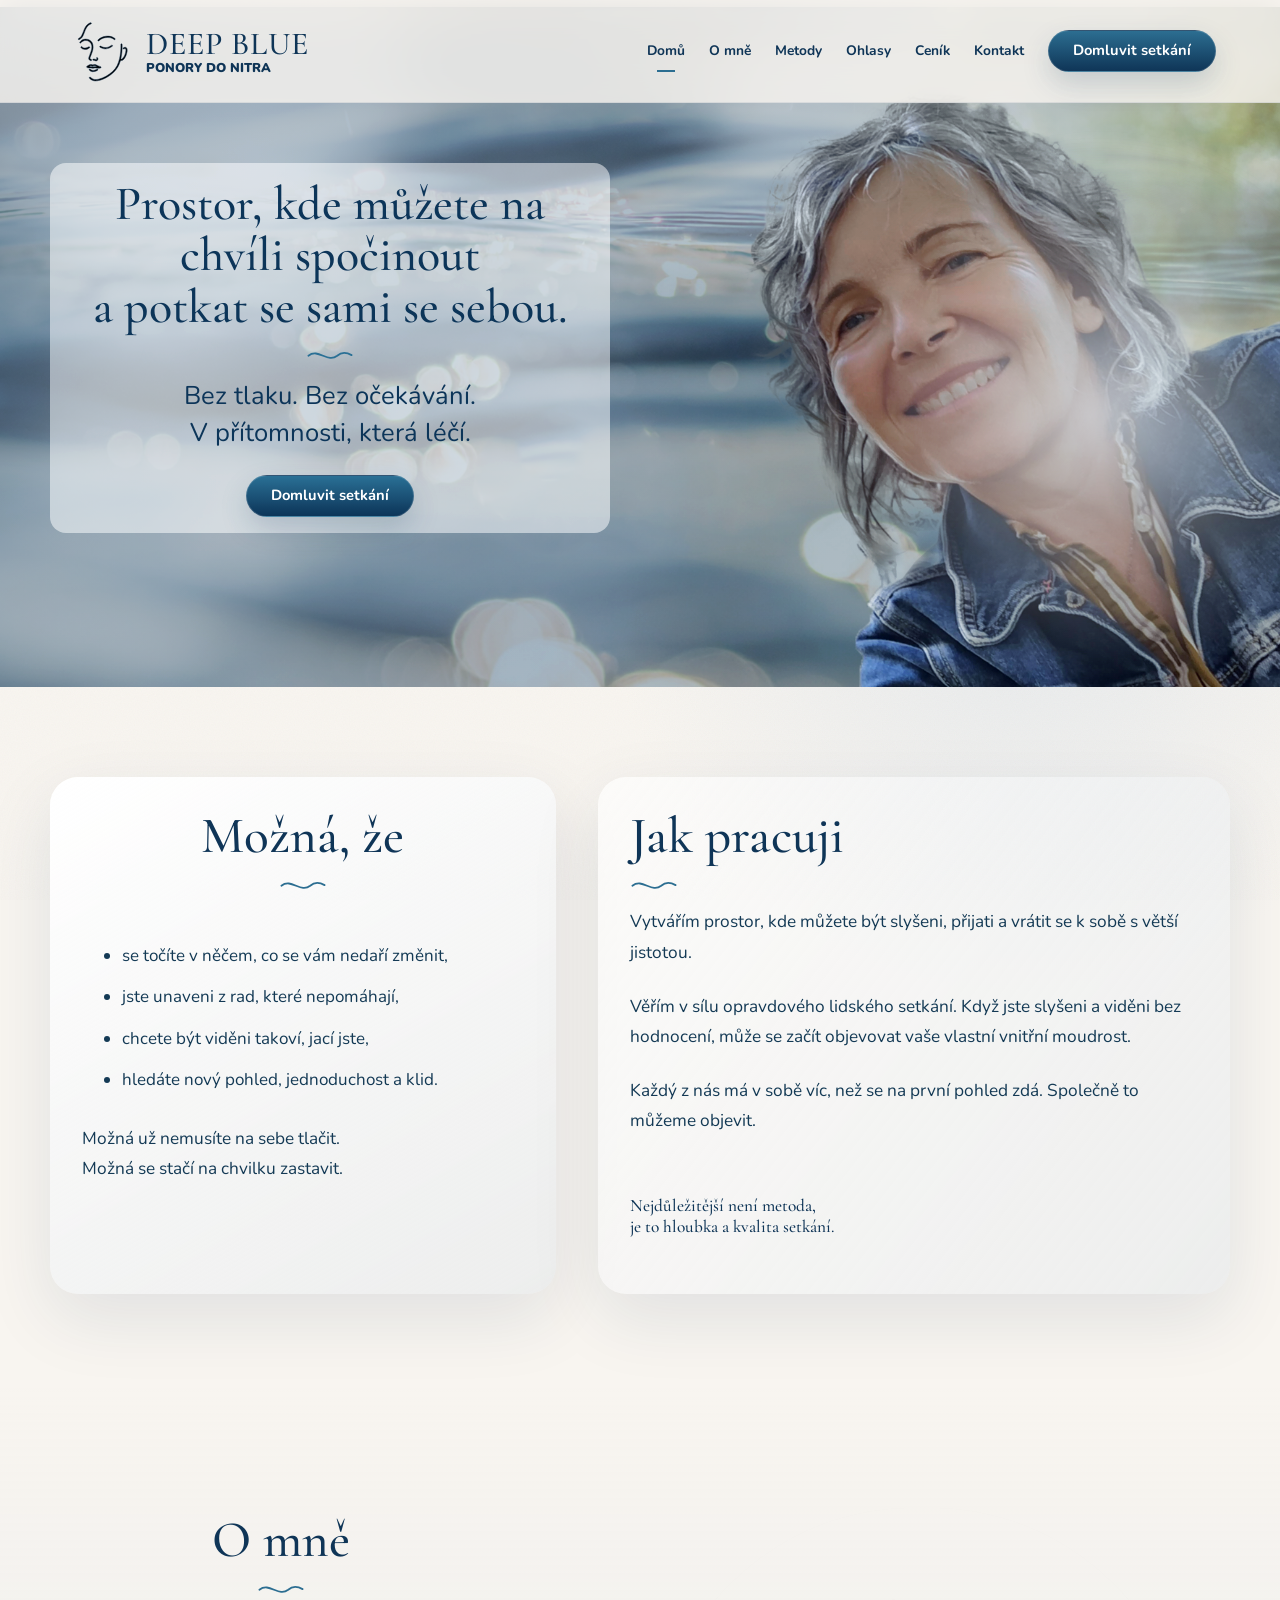
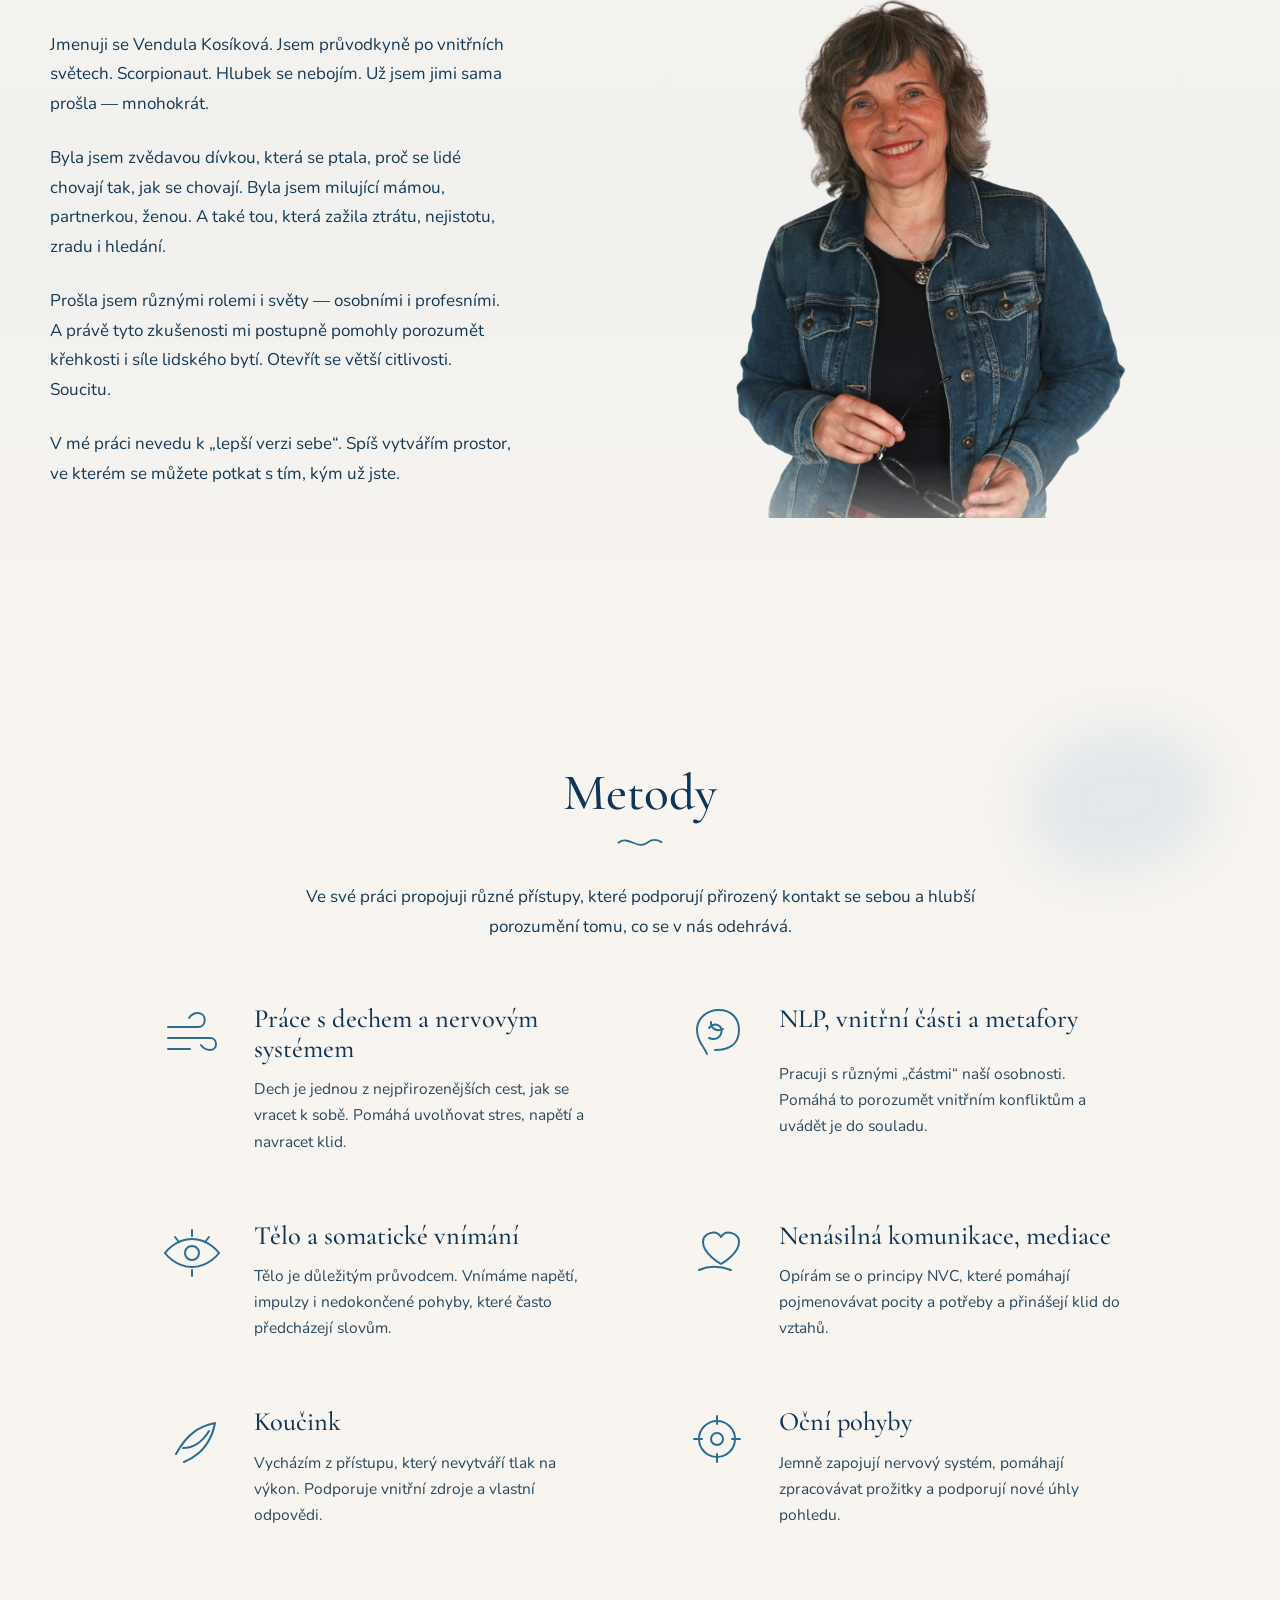
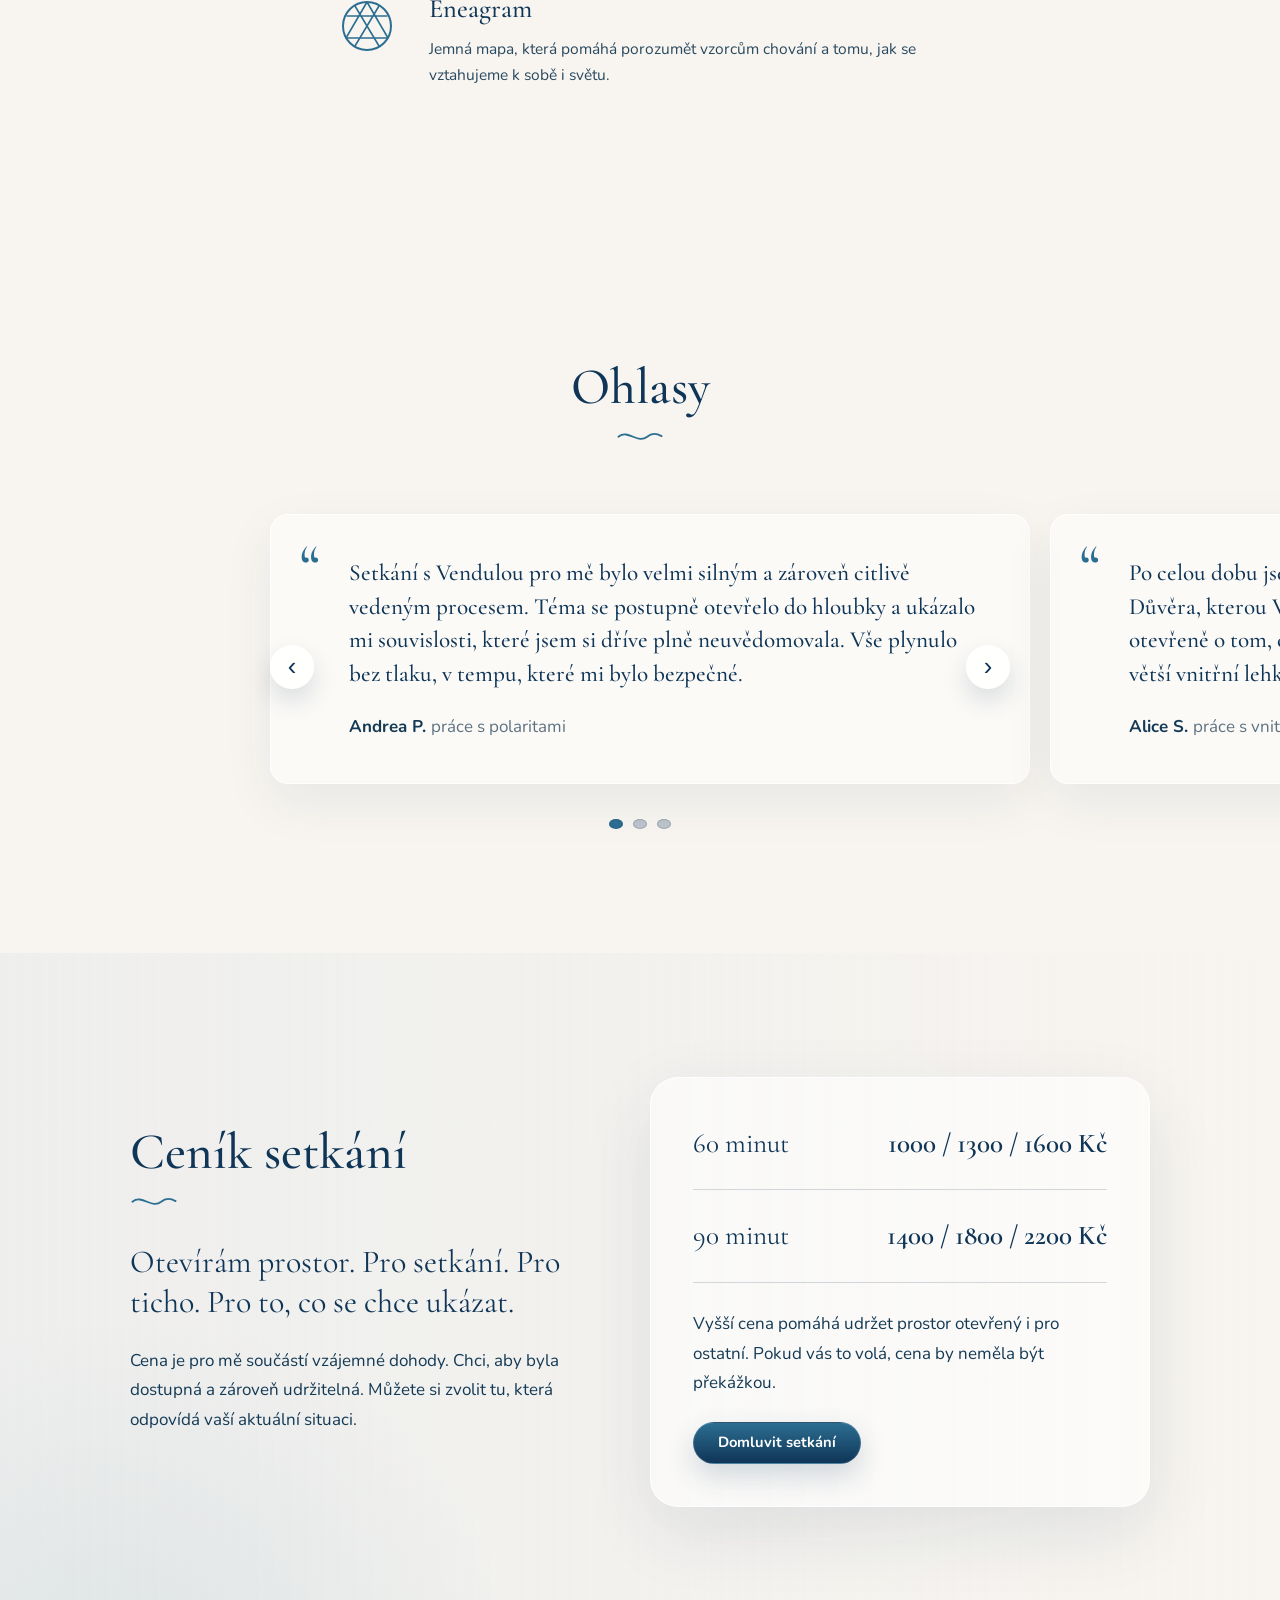
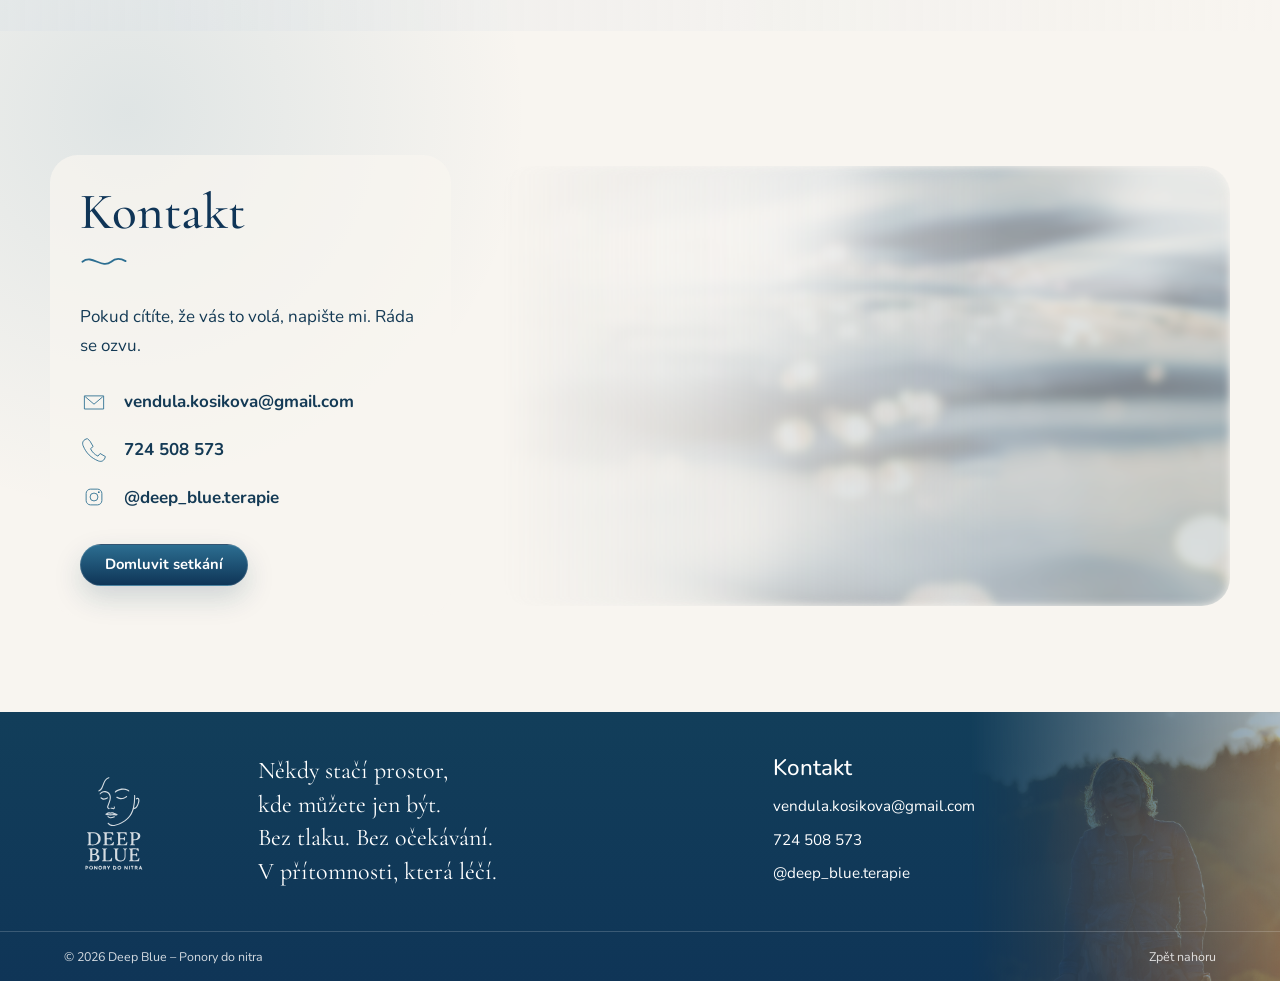
<file: index.html>
<!doctype html>
<html lang="cs">
<head>
  <meta charset="utf-8">
  <meta name="viewport" content="width=device-width, initial-scale=1">
  <title>Deep Blue – Ponory do nitra | Vendula Kosíková</title>
  <meta name="description" content="Deep Blue je prostor pro ponory do nitra, klidné setkání, přítomnost a práci s dechem, tělem, nervovým systémem, NLP a vnitřními částmi.">
  <link rel="preconnect" href="https://fonts.googleapis.com">
  <link rel="preconnect" href="https://fonts.gstatic.com" crossorigin>
  <link href="https://fonts.googleapis.com/css2?family=Cormorant+Garamond:wght@400;500;600;700&family=Nunito:wght@300;400;500;600;700&display=swap" rel="stylesheet">
  <link rel="stylesheet" href="assets/css/style.css">
</head>
<body>
  <div class="site-shell" id="top">
    <header class="site-header" aria-label="Hlavní navigace">
      <a class="brand" href="#home" aria-label="Deep Blue domů">
        <span class="brand-mark-wrap">
          <svg class="brand-mark" xmlns="http://www.w3.org/2000/svg" xmlns:xlink="http://www.w3.org/1999/xlink" zoomAndPan="magnify" viewBox="0 0 810 809.999993" preserveAspectRatio="xMidYMid meet" version="1.0"><path fill="#000000" d="M 319.3125 739.976562 C 309.554688 734.679688 301.347656 728.46875 294.984375 720.085938 C 291.921875 716.050781 290.734375 711.464844 295.113281 707.789062 C 299.160156 704.390625 303.15625 706.191406 306.535156 709.628906 C 332.089844 735.660156 362.882812 740.472656 397.027344 732.140625 C 459.863281 716.804688 514.351562 685.851562 561.691406 642.441406 C 605.347656 602.414062 629.390625 551.101562 642.382812 494.183594 C 654.238281 442.242188 659.542969 389.597656 658.195312 336.28125 C 658.054688 330.601562 655.15625 321.4375 664.605469 321.273438 C 674.507812 321.101562 672.808594 330.300781 673.03125 337.023438 C 674.753906 389.167969 669.34375 440.65625 658.808594 491.671875 C 658.289062 494.179688 656.839844 496.832031 659.527344 498.769531 C 662.300781 500.769531 664.933594 499.253906 667.542969 497.867188 C 674.25 494.304688 680.199219 489.667969 684.683594 483.652344 C 704.257812 457.390625 713.953125 427.472656 716.699219 395.082031 C 717.054688 390.898438 715.714844 387.195312 713.863281 383.546875 C 710.863281 377.632812 706.546875 375.75 700.433594 378.808594 C 699.921875 379.066406 699.425781 379.375 698.890625 379.570312 C 694.121094 381.316406 688.429688 386.898438 684.8125 379.535156 C 681.460938 372.707031 687.054688 367.765625 692.640625 365.332031 C 714.929688 355.621094 728.832031 363.3125 731.542969 391.203125 C 732.839844 404.523438 729.664062 417.46875 726.269531 430.230469 C 720.5625 451.691406 713.253906 472.492188 700.050781 490.734375 C 690.574219 503.835938 678.167969 512.78125 662.339844 516.121094 C 654.820312 517.710938 651.125 521.773438 648.933594 528.757812 C 637.117188 566.414062 619.59375 601.054688 593.964844 631.339844 C 570.515625 659.046875 542.164062 680.789062 511.707031 700.207031 C 472.710938 725.074219 430.773438 742.273438 385.171875 749.914062 C 362.601562 753.695312 340.535156 751 319.3125 739.976562 Z M 319.3125 739.976562 " fill-opacity="1" fill-rule="nonzero"/><path fill="#000000" d="M 248.300781 267.09375 C 273.332031 267.9375 295.71875 273.847656 313.257812 291.820312 C 332.65625 311.695312 337.464844 336.617188 337.160156 363.210938 C 336.902344 385.699219 329.980469 406.675781 322.550781 427.484375 C 316.570312 444.230469 310.019531 460.777344 303.546875 477.339844 C 298.410156 490.492188 299.941406 494.816406 312.644531 501.441406 C 313.917969 502.105469 315.234375 502.699219 316.460938 503.4375 C 320.023438 505.589844 322.113281 508.484375 320.210938 512.742188 C 318.34375 516.914062 315.082031 519.03125 310.472656 517.652344 C 291.648438 512.023438 280.914062 497.867188 287.164062 479.402344 C 295.441406 454.964844 304.726562 430.871094 313.285156 406.527344 C 321.003906 384.566406 325.003906 361.984375 319.910156 338.890625 C 308.117188 285.4375 243.90625 265.316406 203.554688 302.199219 C 201.015625 304.519531 198.648438 307.035156 196.289062 309.542969 C 192.917969 313.121094 189.347656 317.960938 184.179688 313.476562 C 179.492188 309.410156 182.527344 304.535156 185.332031 300.367188 C 200.175781 278.300781 221.925781 269.117188 248.300781 267.09375 Z M 248.300781 267.09375 " fill-opacity="1" fill-rule="nonzero"/><path fill="#000000" d="M 278.320312 573.582031 C 293.464844 562.238281 309.132812 557.261719 327.039062 564.714844 C 331.027344 566.371094 334.933594 565.214844 338.75 563.753906 C 350.972656 559.082031 362.863281 560.523438 374.59375 565.609375 C 391.355469 572.878906 406.761719 583.421875 425.339844 586.320312 C 429.355469 586.949219 429.460938 590.589844 429.492188 593.800781 C 429.535156 597.921875 427.09375 600 423.351562 600.933594 C 409.3125 604.433594 395.015625 606.074219 380.773438 603.441406 C 366.996094 600.894531 353.566406 600.386719 340.007812 604.308594 C 336.53125 605.3125 332.882812 606.210938 329.035156 604.914062 C 315.183594 600.238281 300.792969 600.917969 286.480469 601.039062 C 279.429688 601.101562 272.769531 599.5 266.757812 595.933594 C 259.515625 591.640625 259.699219 584.902344 266.835938 580.714844 C 270.539062 578.539062 274.148438 576.203125 278.320312 573.582031 M 330.105469 581.8125 C 325.90625 581.765625 322.589844 579.15625 318.792969 577.929688 C 308.488281 574.597656 299.4375 576.800781 294.695312 583.878906 C 321.832031 592.121094 349.019531 587.53125 377.339844 585.753906 C 375.882812 583.746094 375.640625 583.15625 375.199219 582.859375 C 374.257812 582.226562 373.222656 581.726562 372.207031 581.207031 C 358.554688 574.203125 345.015625 576.292969 330.105469 581.8125 Z M 330.105469 581.8125 " fill-opacity="1" fill-rule="nonzero"/><path fill="#000000" d="M 203.824219 226.636719 C 216.832031 202.484375 223.898438 176.550781 234.832031 152.210938 C 245.320312 128.855469 258.585938 107.683594 279.175781 91.8125 C 287.222656 85.613281 296.132812 81.109375 305.859375 78.21875 C 310.789062 76.753906 315.46875 77.222656 317.21875 82.636719 C 318.792969 87.5 315.839844 91.203125 311.265625 92.605469 C 275.875 103.445312 260.191406 132.261719 246.820312 163.105469 C 237.011719 185.730469 230.320312 209.605469 219.285156 231.769531 C 210.265625 249.886719 197.136719 263.742188 178.886719 272.578125 C 174.441406 274.730469 169.363281 277.175781 166.113281 271.164062 C 162.847656 265.117188 166.800781 261.492188 171.75 258.839844 C 185.515625 251.464844 196.695312 241.527344 203.824219 226.636719 Z M 203.824219 226.636719 " fill-opacity="1" fill-rule="nonzero"/><path fill="#000000" d="M 405.875 285.875 C 401.886719 289.710938 398.082031 292.5625 393.503906 288.277344 C 388.785156 283.851562 392.273438 279.613281 394.847656 276.050781 C 400.285156 268.515625 407.332031 262.472656 415.4375 258.011719 C 467.523438 229.34375 520.753906 222.613281 575.5 250.46875 C 580.320312 252.921875 584.792969 256.183594 589.085938 259.507812 C 593.097656 262.613281 595.15625 266.726562 591.300781 271.367188 C 587.800781 275.582031 583.554688 274.664062 579.792969 271.832031 C 567.941406 262.910156 555.054688 255.738281 540.554688 252.835938 C 490.886719 242.898438 445.351562 251.007812 405.875 285.875 Z M 405.875 285.875 " fill-opacity="1" fill-rule="nonzero"/><path fill="#000000" d="M 466.15625 380.058594 C 449.953125 377.375 435.53125 371.953125 421.851562 364.492188 C 419.605469 363.269531 417.363281 361.882812 415.492188 360.164062 C 412.902344 357.78125 412.574219 354.570312 413.9375 351.441406 C 415.289062 348.335938 418.203125 347.851562 421.214844 348.085938 C 425.285156 348.402344 429.054688 349.816406 432.558594 351.8125 C 471.117188 373.769531 507.363281 366.6875 542.308594 343.132812 C 545.839844 340.75 548.953125 337.605469 553.710938 337.675781 C 557.039062 337.722656 560.167969 338.191406 561.8125 341.414062 C 563.53125 344.785156 561.753906 347.570312 559.46875 349.894531 C 557.875 351.515625 555.992188 352.882812 554.109375 354.175781 C 527.855469 372.222656 499.40625 382.921875 466.15625 380.058594 Z M 466.15625 380.058594 " fill-opacity="1" fill-rule="nonzero"/><path fill="#000000" d="M 213.890625 360.261719 C 234.496094 377.375 255.15625 370.898438 275.796875 361.960938 C 279.46875 360.371094 282.765625 357.925781 286.382812 356.1875 C 290.5625 354.179688 294.328125 355.164062 296.980469 358.972656 C 299.683594 362.851562 297.953125 366.429688 294.863281 368.84375 C 272.292969 386.472656 229.355469 399.019531 200.898438 371.023438 C 199.269531 369.417969 197.726562 367.695312 196.304688 365.902344 C 193.839844 362.796875 193.753906 359.488281 196.332031 356.464844 C 198.832031 353.527344 202.074219 352.5625 205.582031 354.574219 C 208.304688 356.136719 210.8125 358.074219 213.890625 360.261719 Z M 213.890625 360.261719 " fill-opacity="1" fill-rule="nonzero"/><path fill="#000000" d="M 380.859375 633.394531 C 363.859375 641.125 346.824219 645.582031 328.628906 644.109375 C 314.960938 643 303.15625 637.75 293.847656 627.503906 C 290.714844 624.050781 289.089844 619.898438 292.742188 615.960938 C 296.375 612.046875 300.652344 612.972656 304.167969 616.296875 C 323.476562 634.570312 344.96875 630.636719 366.824219 622.539062 C 371.652344 620.753906 376.257812 618.359375 380.929688 616.171875 C 384.867188 614.328125 388.894531 613.285156 391.429688 617.878906 C 393.667969 621.933594 392.15625 625.789062 388.71875 628.585938 C 386.519531 630.375 383.886719 631.625 380.859375 633.394531 Z M 380.859375 633.394531 " fill-opacity="1" fill-rule="nonzero"/><path fill="#000000" d="M 393.386719 494.152344 C 393.351562 514.464844 379.164062 524.460938 361.257812 517.476562 C 354.824219 514.96875 348.476562 512.523438 341.371094 512.589844 C 336.609375 512.636719 332.550781 510.492188 332.574219 505.203125 C 332.601562 499.714844 337.113281 498.578125 341.652344 498.082031 C 351.101562 497.046875 359.828125 499.730469 368.375 503.292969 C 371.699219 504.679688 374.898438 505.695312 377.800781 502.4375 C 380.367188 499.5625 380.777344 496.503906 379.378906 492.894531 C 377.691406 488.550781 373.8125 482.738281 379.71875 480.074219 C 386.296875 477.105469 388.65625 484.199219 391.488281 488.617188 C 392.394531 490.03125 392.699219 491.824219 393.386719 494.152344 Z M 393.386719 494.152344 " fill-opacity="1" fill-rule="nonzero"/></svg>
          <!--! <img class="brand-mark" src="assets/svg/Head.svg" alt="Deep Blue logo"> -->
        </span>
        <span class="brand-text">
          <span class="brand-title">DEEP BLUE</span>
          <span class="brand-subtitle">PONORY DO NITRA</span>
        </span>
      </a>

      <button class="menu-toggle" type="button" aria-expanded="false" aria-controls="main-menu">
        <span></span><span></span><span></span>
        <span class="sr-only">Otevřít menu</span>
      </button>

      <nav class="main-nav" id="main-menu">
        <a href="#home">Domů</a>
        <a href="#o-mne">O mně</a>
        <a href="#metody">Metody</a>
        <a href="#ohlasy">Ohlasy</a>
        <a href="#cenik">Ceník</a>
        <a href="#kontakt">Kontakt</a>
        <a class="nav-cta" href="#kontakt">Domluvit setkání</a>
      </nav>
    </header>

    <main>
      <section class="hero section" id="home" aria-labelledby="hero-title">
        <div class="container hero-grid">
          <div class="hero-copy">
            <h2 id="hero-title">Prostor, kde můžete na chvíli spočinout<br>a potkat se sami se sebou.</h2>
            <p class="lead">Bez tlaku. Bez očekávání.<br>V přítomnosti, která léčí.</p>
            <a class="button" href="#kontakt">Domluvit setkání</a>
          </div>
        </div>
      </section>

      <section class="section intro" aria-labelledby="intro-title">
        <div class="container intro-grid">
          <div class="intro-side intro-copy-card">
            <h2>Možná, že</h2>
            <ul>
              <li>se točíte v něčem, co se vám nedaří změnit,</li>
              <li>jste unaveni z rad, které nepomáhají,</li>
              <li>chcete být viděni takoví, jací jste,</li>
              <li>hledáte nový pohled, jednoduchost a klid.</li>
            </ul>
            <p>Možná už nemusíte na sebe tlačit.<br>Možná se stačí na chvilku zastavit.</p>
          </div>
          <div class="intro-side intro-visual-card" aria-label="Přidaný prvek">
            <h2 id="intro-title">Jak pracuji</h2>
            <p>Vytvářím prostor, kde můžete být slyšeni, přijati a vrátit se k sobě s větší jistotou.</p>
            <p>Věřím v sílu opravdového lidského setkání. Když jste slyšeni a viděni bez hodnocení, může se začít objevovat vaše vlastní vnitřní moudrost.</p>
            <p>Každý z nás má v sobě víc, než se na první pohled zdá. Společně to můžeme objevit.</p>
            <p class="poetic">Nejdůležitější není metoda,<br>je to hloubka a kvalita setkání.</p>
          </div>
        </div>
      </section>

      <section class="section about" id="o-mne" aria-labelledby="about-title">
        <div class="container about-grid">
          <div class="about-copy">
            <h2 id="about-title">O mně</h2>
            <p>Jmenuji se Vendula Kosíková. Jsem průvodkyně po vnitřních světech. Scorpionaut. Hlubek se nebojím. Už jsem jimi sama prošla — mnohokrát.</p>
            <p>Byla jsem zvědavou dívkou, která se ptala, proč se lidé chovají tak, jak se chovají. Byla jsem milující mámou, partnerkou, ženou. A také tou, která zažila ztrátu, nejistotu, zradu i hledání.</p>
            <p>Prošla jsem různými rolemi i světy — osobními i profesními. A právě tyto zkušenosti mi postupně pomohly porozumět křehkosti i síle lidského bytí. Otevřít se větší citlivosti. Soucitu.</p>
            <p>V mé práci nevedu k „lepší verzi sebe“. Spíš vytvářím prostor, ve kterém se můžete potkat s tím, kým už jste.</p>
          </div>
          <div class="about-visual">
            <img src="assets/img/about-vendula1-bg-removed.png" alt="Vendula Kosíková, průvodkyně prostoru Deep Blue" loading="lazy">
          </div>
        </div>
      </section>

      <section class="section methods" id="metody" aria-labelledby="methods-title">
        <div class="container">
          <div class="section-heading centered">
            <h2 id="methods-title">Metody</h2>
            <p>Ve své práci propojuji různé přístupy, které podporují přirozený kontakt se sebou a hlubší porozumění tomu, co se v nás odehrává.</p>
          </div>
          <div class="method-grid">
            <article class="method-card"><svg><use href="assets/svg/icon-pack.svg#icon-breath"></use></svg><h3>Práce s dechem a nervovým systémem</h3><p>Dech je jednou z nejpřirozenějších cest, jak se vracet k sobě. Pomáhá uvolňovat stres, napětí a navracet klid.</p></article>
            <article class="method-card"><svg><use href="assets/svg/icon-pack.svg#icon-parts"></use></svg><h3>NLP, vnitřní části a metafory</h3><p>Pracuji s různými „částmi“ naší osobnosti. Pomáhá to porozumět vnitřním konfliktům a uvádět je do souladu.</p></article>
            <article class="method-card"><svg><use href="assets/svg/icon-pack.svg#icon-eye"></use></svg><h3>Tělo a somatické vnímání</h3><p>Tělo je důležitým průvodcem. Vnímáme napětí, impulzy i nedokončené pohyby, které často předcházejí slovům.</p></article>
            <article class="method-card"><svg><use href="assets/svg/icon-pack.svg#icon-nvc"></use></svg><h3>Nenásilná komunikace, mediace</h3><p>Opírám se o principy NVC, které pomáhají pojmenovávat pocity a potřeby a přinášejí klid do vztahů.</p></article>
            <article class="method-card"><svg><use href="assets/svg/icon-pack.svg#icon-coaching"></use></svg><h3>Koučink</h3><p>Vycházím z přístupu, který nevytváří tlak na výkon. Podporuje vnitřní zdroje a vlastní odpovědi.</p></article>
            <article class="method-card"><svg><use href="assets/svg/icon-pack.svg#icon-eye-movement"></use></svg><h3>Oční pohyby</h3><p>Jemně zapojují nervový systém, pomáhají zpracovávat prožitky a podporují nové úhly pohledu.</p></article>
            <article class="method-card method-wide"><svg><use href="assets/svg/icon-pack.svg#icon-enneagram"></use></svg><h3>Eneagram</h3><p>Jemná mapa, která pomáhá porozumět vzorcům chování a tomu, jak se vztahujeme k sobě i světu.</p></article>
          </div>
        </div>
      </section>

      <section class="section testimonials" id="ohlasy" aria-labelledby="testimonials-title">
        <div class="container testimonials-wrap">
          <div class="section-heading centered">
            <h2 id="testimonials-title">Ohlasy</h2>
          </div>
          <div class="quote-carousel" aria-roledescription="carousel">
            <div class="quote-track" aria-live="polite">
              <figure class="quote-card quote-slide"><blockquote>Setkání s Vendulou pro mě bylo velmi silným a zároveň citlivě vedeným procesem. Téma se postupně otevřelo do hloubky a ukázalo mi souvislosti, které jsem si dříve plně neuvědomovala. Vše plynulo bez tlaku, v tempu, které mi bylo bezpečné.</blockquote><figcaption>Andrea P. <span>práce s polaritami</span></figcaption></figure>
              <figure class="quote-card quote-slide"><blockquote>Po celou dobu jsem se cítila bezpečně, uvolněně a překvapivě i hravě. Důvěra, kterou Vendula dokázala vytvořit, mi umožnila mluvit otevřeně o tom, co prožívám. Po sezení jsem cítila velkou úlevu a větší vnitřní lehkost.</blockquote><figcaption>Alice S. <span>práce s vnitřními částmi</span></figcaption></figure>
              <figure class="quote-card quote-slide"><blockquote>Díky technice NLP, kterou mě Vendula provedla s laskavostí, pevností a velkou citlivostí, jsem získala nový pohled na celou situaci a prožila hlubokou vnitřní proměnu.</blockquote><figcaption>Jana H.</figcaption></figure>
            </div>
            <button class="carousel-control prev" type="button" aria-label="Previous quote">‹</button>
            <button class="carousel-control next" type="button" aria-label="Next quote">›</button>
            <div class="carousel-dots" aria-label="Carousel navigation"></div>
          </div>
          <!-- <svg class="branch branch-testimonials" viewBox="0 0 130 300" aria-hidden="true"><path d="M65 292C56 210 61 120 74 10" fill="none" stroke="currentColor" stroke-width="1.5"/><path d="M63 235c-32-17-45-43-46-78 31 14 45 40 46 78zm8-40c31-19 45-48 45-83-31 13-46 42-45 83zm-7 68c-24-7-42-27-50-55 26 8 43 29 50 55zm7-108c-25-14-38-39-38-69 26 12 39 37 38 69z" fill="none" stroke="currentColor" stroke-width="1.5"/></svg>
		  -->
		</div>
      </section>

      <section class="section pricing" id="cenik" aria-labelledby="pricing-title">
        <div class="container pricing-grid">
          <div>
            <h2 id="pricing-title">Ceník setkání</h2>
            <p class="lead-small">Otevírám prostor. Pro setkání. Pro ticho. Pro to, co se chce ukázat.</p>
            <p>Cena je pro mě součástí vzájemné dohody. Chci, aby byla dostupná a zároveň udržitelná. Můžete si zvolit tu, která odpovídá vaší aktuální situaci.</p>
          </div>
          <div class="price-panel">
            <div class="price-row"><span>60 minut</span><strong>1000 / 1300 / 1600 Kč</strong></div>
            <div class="price-row"><span>90 minut</span><strong>1400 / 1800 / 2200 Kč</strong></div>
            <p>Vyšší cena pomáhá udržet prostor otevřený i pro ostatní. Pokud vás to volá, cena by neměla být překážkou.</p>
            <a class="button" href="#kontakt">Domluvit setkání</a>
          </div>
        </div>
      </section>

      <section class="section contact" id="kontakt" aria-labelledby="contact-title">
        <div class="container contact-grid">
          <div class="contact-card">
            <h2 id="contact-title">Kontakt</h2>
            <p>Pokud cítíte, že vás to volá, napište mi. Ráda se ozvu.</p>
            <ul class="contact-list">
              <li><svg><use href="assets/svg/icon-pack.svg#icon-mail"></use></svg><a href="mailto:vendula.kosikova@gmail.com">vendula.kosikova@gmail.com</a></li>
              <li><svg><use href="assets/svg/icon-pack.svg#icon-phone"></use></svg><a href="tel:+420724508573">724 508 573</a></li>
              <li><svg><use href="assets/svg/icon-pack.svg#icon-instagram"></use></svg><a href="https://www.instagram.com/deep_blue.terapie/" target="_blank" rel="noopener">@deep_blue.terapie</a></li>
            </ul>
            <a class="button" href="mailto:vendula.kosikova@gmail.com?subject=Deep%20Blue%20-%20domluven%C3%AD%20setk%C3%A1n%C3%AD">Domluvit setkání</a>
          </div>
          <div class="contact-visual" aria-hidden="true">
            <img src="assets/img/contact-water.png" alt="" loading="lazy">
          </div>
        </div>
      </section>
    </main>

    <footer class="site-footer">
      <div class="container footer-grid">
        <div class="footer-symbol"><img src="assets/svg/logo-deep-blue.svg" alt="Deep Blue"></div>
        <p class="footer-poem">Někdy stačí prostor,<br>kde můžete jen být.<br>Bez tlaku. Bez očekávání.<br>V přítomnosti, která léčí.</p>
        <div class="footer-contact"><h2>Kontakt</h2><a href="mailto:vendula.kosikova@gmail.com">vendula.kosikova@gmail.com</a><a href="tel:+420724508573">724 508 573</a><a href="https://www.instagram.com/deep_blue.terapie/" target="_blank" rel="noopener">@deep_blue.terapie</a></div>
      </div>
      <div class="footer-bottom"><span>© 2026 Deep Blue – Ponory do nitra</span><a href="#home">Zpět nahoru</a></div>
    </footer>
  </div>
  <script src="assets/js/main.js"></script>
</body>
</html>
</file>
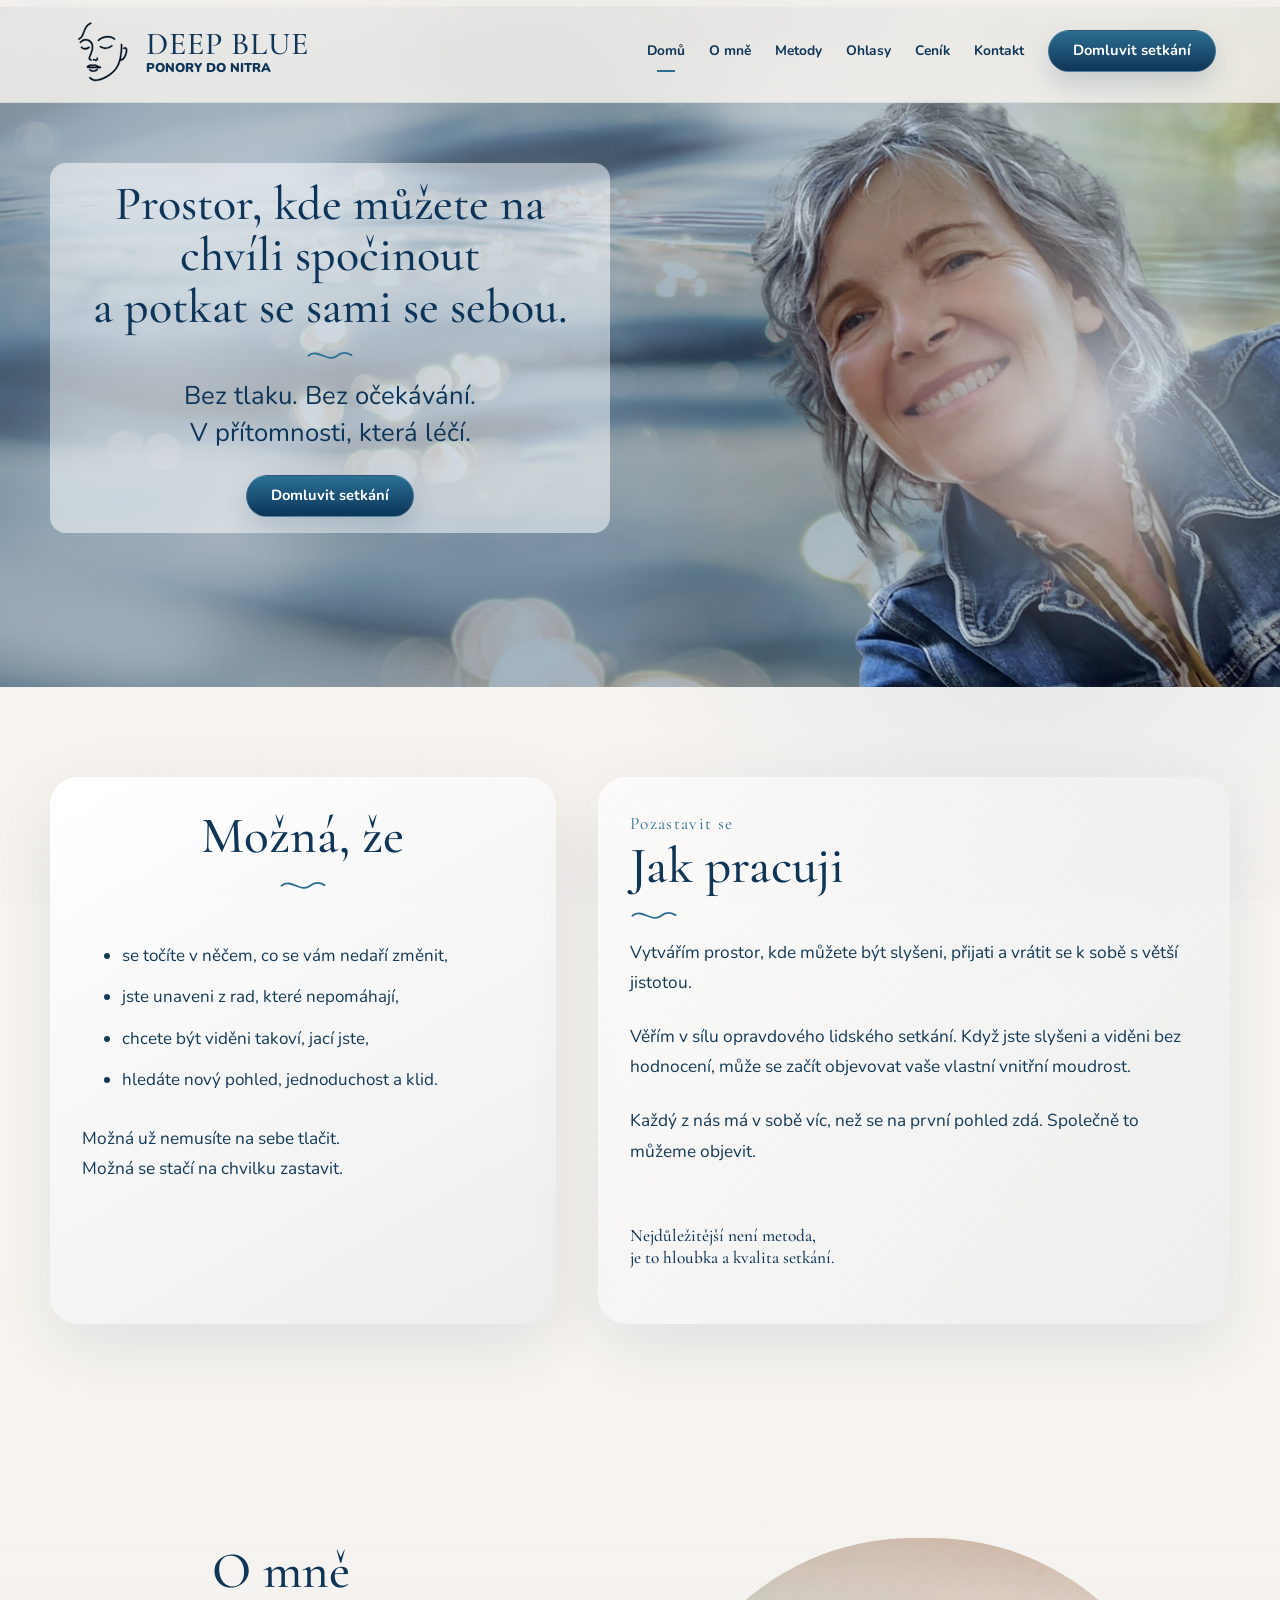
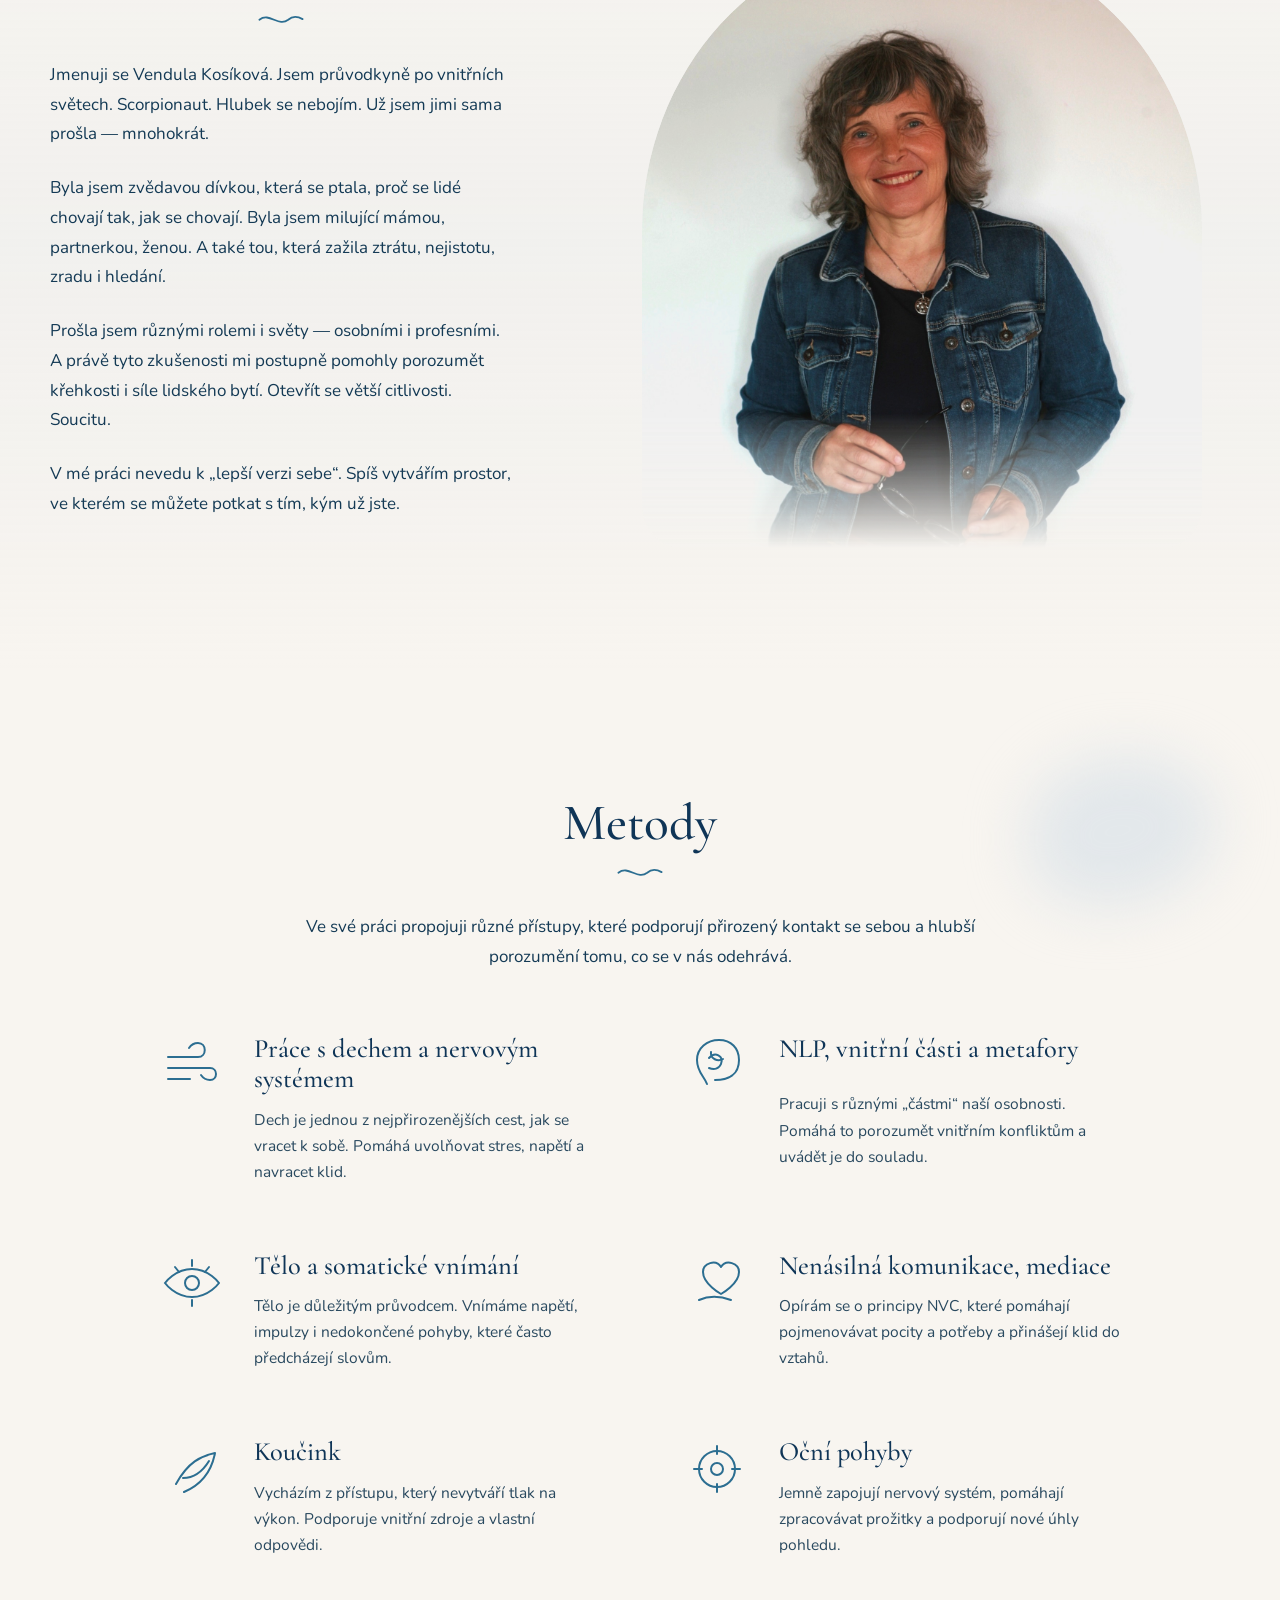
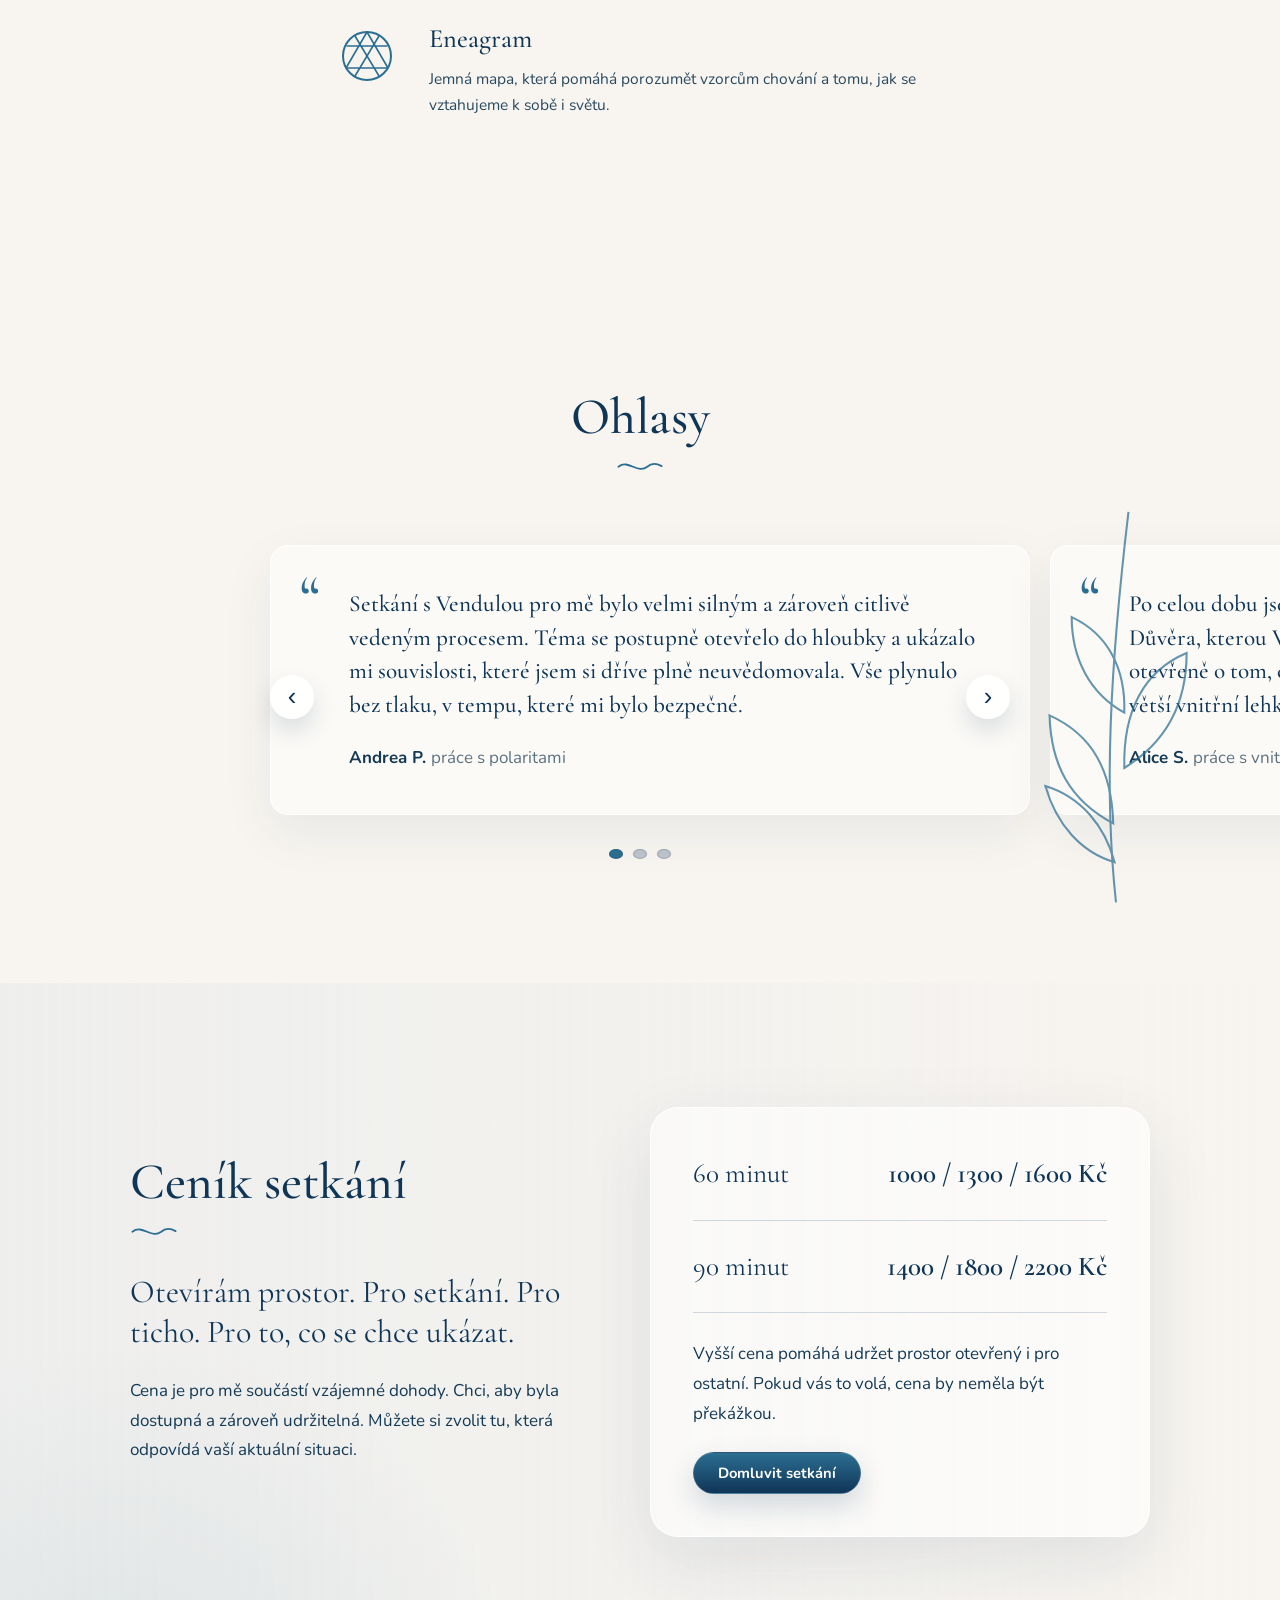
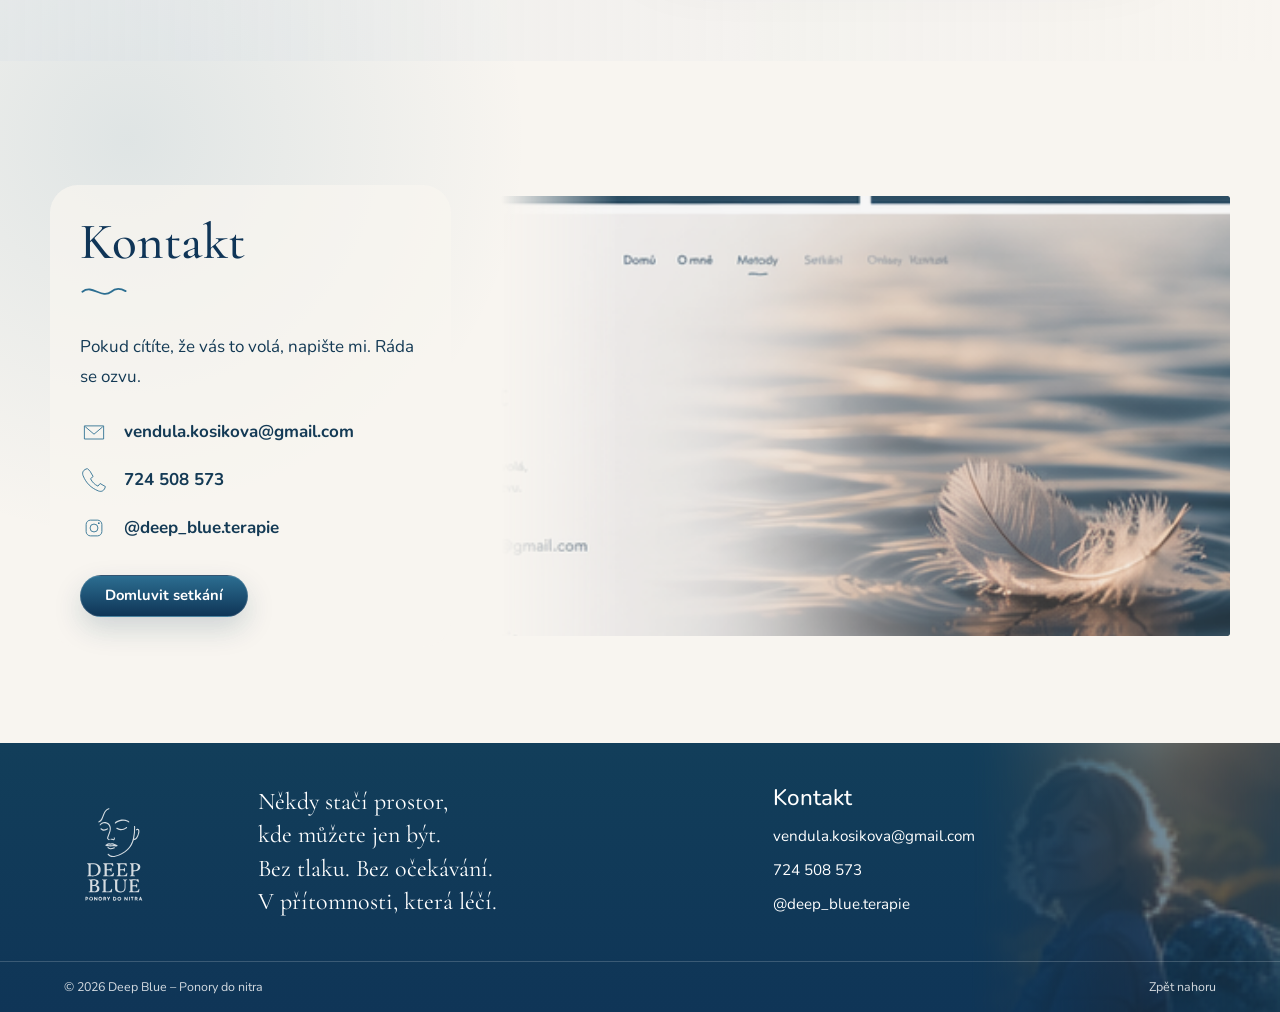
<file: deep-blue-web/index.html>
<!doctype html>
<html lang="cs">
<head>
  <meta charset="utf-8">
  <meta name="viewport" content="width=device-width, initial-scale=1">
  <title>Deep Blue – Ponory do nitra | Vendula Kosíková</title>
  <meta name="description" content="Deep Blue je prostor pro ponory do nitra, klidné setkání, přítomnost a práci s dechem, tělem, nervovým systémem, NLP a vnitřními částmi.">
  <link rel="preconnect" href="https://fonts.googleapis.com">
  <link rel="preconnect" href="https://fonts.gstatic.com" crossorigin>
  <link href="https://fonts.googleapis.com/css2?family=Cormorant+Garamond:wght@400;500;600;700&family=Nunito:wght@300;400;500;600;700&display=swap" rel="stylesheet">
  <link rel="stylesheet" href="assets/css/style.css">
</head>
<body>
  <div class="site-shell" id="top">
    <header class="site-header" aria-label="Hlavní navigace">
      <a class="brand" href="#home" aria-label="Deep Blue domů">
        <span class="brand-mark-wrap">
          <svg class="brand-mark" xmlns="http://www.w3.org/2000/svg" xmlns:xlink="http://www.w3.org/1999/xlink" zoomAndPan="magnify" viewBox="0 0 810 809.999993" preserveAspectRatio="xMidYMid meet" version="1.0"><path fill="#000000" d="M 319.3125 739.976562 C 309.554688 734.679688 301.347656 728.46875 294.984375 720.085938 C 291.921875 716.050781 290.734375 711.464844 295.113281 707.789062 C 299.160156 704.390625 303.15625 706.191406 306.535156 709.628906 C 332.089844 735.660156 362.882812 740.472656 397.027344 732.140625 C 459.863281 716.804688 514.351562 685.851562 561.691406 642.441406 C 605.347656 602.414062 629.390625 551.101562 642.382812 494.183594 C 654.238281 442.242188 659.542969 389.597656 658.195312 336.28125 C 658.054688 330.601562 655.15625 321.4375 664.605469 321.273438 C 674.507812 321.101562 672.808594 330.300781 673.03125 337.023438 C 674.753906 389.167969 669.34375 440.65625 658.808594 491.671875 C 658.289062 494.179688 656.839844 496.832031 659.527344 498.769531 C 662.300781 500.769531 664.933594 499.253906 667.542969 497.867188 C 674.25 494.304688 680.199219 489.667969 684.683594 483.652344 C 704.257812 457.390625 713.953125 427.472656 716.699219 395.082031 C 717.054688 390.898438 715.714844 387.195312 713.863281 383.546875 C 710.863281 377.632812 706.546875 375.75 700.433594 378.808594 C 699.921875 379.066406 699.425781 379.375 698.890625 379.570312 C 694.121094 381.316406 688.429688 386.898438 684.8125 379.535156 C 681.460938 372.707031 687.054688 367.765625 692.640625 365.332031 C 714.929688 355.621094 728.832031 363.3125 731.542969 391.203125 C 732.839844 404.523438 729.664062 417.46875 726.269531 430.230469 C 720.5625 451.691406 713.253906 472.492188 700.050781 490.734375 C 690.574219 503.835938 678.167969 512.78125 662.339844 516.121094 C 654.820312 517.710938 651.125 521.773438 648.933594 528.757812 C 637.117188 566.414062 619.59375 601.054688 593.964844 631.339844 C 570.515625 659.046875 542.164062 680.789062 511.707031 700.207031 C 472.710938 725.074219 430.773438 742.273438 385.171875 749.914062 C 362.601562 753.695312 340.535156 751 319.3125 739.976562 Z M 319.3125 739.976562 " fill-opacity="1" fill-rule="nonzero"/><path fill="#000000" d="M 248.300781 267.09375 C 273.332031 267.9375 295.71875 273.847656 313.257812 291.820312 C 332.65625 311.695312 337.464844 336.617188 337.160156 363.210938 C 336.902344 385.699219 329.980469 406.675781 322.550781 427.484375 C 316.570312 444.230469 310.019531 460.777344 303.546875 477.339844 C 298.410156 490.492188 299.941406 494.816406 312.644531 501.441406 C 313.917969 502.105469 315.234375 502.699219 316.460938 503.4375 C 320.023438 505.589844 322.113281 508.484375 320.210938 512.742188 C 318.34375 516.914062 315.082031 519.03125 310.472656 517.652344 C 291.648438 512.023438 280.914062 497.867188 287.164062 479.402344 C 295.441406 454.964844 304.726562 430.871094 313.285156 406.527344 C 321.003906 384.566406 325.003906 361.984375 319.910156 338.890625 C 308.117188 285.4375 243.90625 265.316406 203.554688 302.199219 C 201.015625 304.519531 198.648438 307.035156 196.289062 309.542969 C 192.917969 313.121094 189.347656 317.960938 184.179688 313.476562 C 179.492188 309.410156 182.527344 304.535156 185.332031 300.367188 C 200.175781 278.300781 221.925781 269.117188 248.300781 267.09375 Z M 248.300781 267.09375 " fill-opacity="1" fill-rule="nonzero"/><path fill="#000000" d="M 278.320312 573.582031 C 293.464844 562.238281 309.132812 557.261719 327.039062 564.714844 C 331.027344 566.371094 334.933594 565.214844 338.75 563.753906 C 350.972656 559.082031 362.863281 560.523438 374.59375 565.609375 C 391.355469 572.878906 406.761719 583.421875 425.339844 586.320312 C 429.355469 586.949219 429.460938 590.589844 429.492188 593.800781 C 429.535156 597.921875 427.09375 600 423.351562 600.933594 C 409.3125 604.433594 395.015625 606.074219 380.773438 603.441406 C 366.996094 600.894531 353.566406 600.386719 340.007812 604.308594 C 336.53125 605.3125 332.882812 606.210938 329.035156 604.914062 C 315.183594 600.238281 300.792969 600.917969 286.480469 601.039062 C 279.429688 601.101562 272.769531 599.5 266.757812 595.933594 C 259.515625 591.640625 259.699219 584.902344 266.835938 580.714844 C 270.539062 578.539062 274.148438 576.203125 278.320312 573.582031 M 330.105469 581.8125 C 325.90625 581.765625 322.589844 579.15625 318.792969 577.929688 C 308.488281 574.597656 299.4375 576.800781 294.695312 583.878906 C 321.832031 592.121094 349.019531 587.53125 377.339844 585.753906 C 375.882812 583.746094 375.640625 583.15625 375.199219 582.859375 C 374.257812 582.226562 373.222656 581.726562 372.207031 581.207031 C 358.554688 574.203125 345.015625 576.292969 330.105469 581.8125 Z M 330.105469 581.8125 " fill-opacity="1" fill-rule="nonzero"/><path fill="#000000" d="M 203.824219 226.636719 C 216.832031 202.484375 223.898438 176.550781 234.832031 152.210938 C 245.320312 128.855469 258.585938 107.683594 279.175781 91.8125 C 287.222656 85.613281 296.132812 81.109375 305.859375 78.21875 C 310.789062 76.753906 315.46875 77.222656 317.21875 82.636719 C 318.792969 87.5 315.839844 91.203125 311.265625 92.605469 C 275.875 103.445312 260.191406 132.261719 246.820312 163.105469 C 237.011719 185.730469 230.320312 209.605469 219.285156 231.769531 C 210.265625 249.886719 197.136719 263.742188 178.886719 272.578125 C 174.441406 274.730469 169.363281 277.175781 166.113281 271.164062 C 162.847656 265.117188 166.800781 261.492188 171.75 258.839844 C 185.515625 251.464844 196.695312 241.527344 203.824219 226.636719 Z M 203.824219 226.636719 " fill-opacity="1" fill-rule="nonzero"/><path fill="#000000" d="M 405.875 285.875 C 401.886719 289.710938 398.082031 292.5625 393.503906 288.277344 C 388.785156 283.851562 392.273438 279.613281 394.847656 276.050781 C 400.285156 268.515625 407.332031 262.472656 415.4375 258.011719 C 467.523438 229.34375 520.753906 222.613281 575.5 250.46875 C 580.320312 252.921875 584.792969 256.183594 589.085938 259.507812 C 593.097656 262.613281 595.15625 266.726562 591.300781 271.367188 C 587.800781 275.582031 583.554688 274.664062 579.792969 271.832031 C 567.941406 262.910156 555.054688 255.738281 540.554688 252.835938 C 490.886719 242.898438 445.351562 251.007812 405.875 285.875 Z M 405.875 285.875 " fill-opacity="1" fill-rule="nonzero"/><path fill="#000000" d="M 466.15625 380.058594 C 449.953125 377.375 435.53125 371.953125 421.851562 364.492188 C 419.605469 363.269531 417.363281 361.882812 415.492188 360.164062 C 412.902344 357.78125 412.574219 354.570312 413.9375 351.441406 C 415.289062 348.335938 418.203125 347.851562 421.214844 348.085938 C 425.285156 348.402344 429.054688 349.816406 432.558594 351.8125 C 471.117188 373.769531 507.363281 366.6875 542.308594 343.132812 C 545.839844 340.75 548.953125 337.605469 553.710938 337.675781 C 557.039062 337.722656 560.167969 338.191406 561.8125 341.414062 C 563.53125 344.785156 561.753906 347.570312 559.46875 349.894531 C 557.875 351.515625 555.992188 352.882812 554.109375 354.175781 C 527.855469 372.222656 499.40625 382.921875 466.15625 380.058594 Z M 466.15625 380.058594 " fill-opacity="1" fill-rule="nonzero"/><path fill="#000000" d="M 213.890625 360.261719 C 234.496094 377.375 255.15625 370.898438 275.796875 361.960938 C 279.46875 360.371094 282.765625 357.925781 286.382812 356.1875 C 290.5625 354.179688 294.328125 355.164062 296.980469 358.972656 C 299.683594 362.851562 297.953125 366.429688 294.863281 368.84375 C 272.292969 386.472656 229.355469 399.019531 200.898438 371.023438 C 199.269531 369.417969 197.726562 367.695312 196.304688 365.902344 C 193.839844 362.796875 193.753906 359.488281 196.332031 356.464844 C 198.832031 353.527344 202.074219 352.5625 205.582031 354.574219 C 208.304688 356.136719 210.8125 358.074219 213.890625 360.261719 Z M 213.890625 360.261719 " fill-opacity="1" fill-rule="nonzero"/><path fill="#000000" d="M 380.859375 633.394531 C 363.859375 641.125 346.824219 645.582031 328.628906 644.109375 C 314.960938 643 303.15625 637.75 293.847656 627.503906 C 290.714844 624.050781 289.089844 619.898438 292.742188 615.960938 C 296.375 612.046875 300.652344 612.972656 304.167969 616.296875 C 323.476562 634.570312 344.96875 630.636719 366.824219 622.539062 C 371.652344 620.753906 376.257812 618.359375 380.929688 616.171875 C 384.867188 614.328125 388.894531 613.285156 391.429688 617.878906 C 393.667969 621.933594 392.15625 625.789062 388.71875 628.585938 C 386.519531 630.375 383.886719 631.625 380.859375 633.394531 Z M 380.859375 633.394531 " fill-opacity="1" fill-rule="nonzero"/><path fill="#000000" d="M 393.386719 494.152344 C 393.351562 514.464844 379.164062 524.460938 361.257812 517.476562 C 354.824219 514.96875 348.476562 512.523438 341.371094 512.589844 C 336.609375 512.636719 332.550781 510.492188 332.574219 505.203125 C 332.601562 499.714844 337.113281 498.578125 341.652344 498.082031 C 351.101562 497.046875 359.828125 499.730469 368.375 503.292969 C 371.699219 504.679688 374.898438 505.695312 377.800781 502.4375 C 380.367188 499.5625 380.777344 496.503906 379.378906 492.894531 C 377.691406 488.550781 373.8125 482.738281 379.71875 480.074219 C 386.296875 477.105469 388.65625 484.199219 391.488281 488.617188 C 392.394531 490.03125 392.699219 491.824219 393.386719 494.152344 Z M 393.386719 494.152344 " fill-opacity="1" fill-rule="nonzero"/></svg>
          <!--! <img class="brand-mark" src="assets/svg/Head.svg" alt="Deep Blue logo"> -->
        </span>
        <span class="brand-text">
          <span class="brand-title">DEEP BLUE</span>
          <span class="brand-subtitle">PONORY DO NITRA</span>
        </span>
      </a>

      <button class="menu-toggle" type="button" aria-expanded="false" aria-controls="main-menu">
        <span></span><span></span><span></span>
        <span class="sr-only">Otevřít menu</span>
      </button>

      <nav class="main-nav" id="main-menu">
        <a href="#home">Domů</a>
        <a href="#o-mne">O mně</a>
        <a href="#metody">Metody</a>
        <a href="#ohlasy">Ohlasy</a>
        <a href="#cenik">Ceník</a>
        <a href="#kontakt">Kontakt</a>
        <a class="nav-cta" href="#kontakt">Domluvit setkání</a>
      </nav>
    </header>

    <main>
      <section class="hero section" id="home" aria-labelledby="hero-title">
        <div class="container hero-grid">
          <div class="hero-copy">
            <h2 id="hero-title">Prostor, kde můžete na chvíli spočinout<br>a potkat se sami se sebou.</h2>
            <p class="lead">Bez tlaku. Bez očekávání.<br>V přítomnosti, která léčí.</p>
            <a class="button" href="#kontakt">Domluvit setkání</a>
          </div>
        </div>
      </section>

      <section class="section intro" aria-labelledby="intro-title">
        <div class="container intro-grid">
          <div class="intro-side intro-copy-card">
            <h2>Možná, že</h2>
            <ul>
              <li>se točíte v něčem, co se vám nedaří změnit,</li>
              <li>jste unaveni z rad, které nepomáhají,</li>
              <li>chcete být viděni takoví, jací jste,</li>
              <li>hledáte nový pohled, jednoduchost a klid.</li>
            </ul>
            <p>Možná už nemusíte na sebe tlačit.<br>Možná se stačí na chvilku zastavit.</p>
          </div>
          <div class="intro-side intro-visual-card" aria-label="Přidaný prvek">
            <p class="eyebrow">Pozastavit se</p>
            <h2 id="intro-title">Jak pracuji</h2>
            <p>Vytvářím prostor, kde můžete být slyšeni, přijati a vrátit se k sobě s větší jistotou.</p>
            <p>Věřím v sílu opravdového lidského setkání. Když jste slyšeni a viděni bez hodnocení, může se začít objevovat vaše vlastní vnitřní moudrost.</p>
            <p>Každý z nás má v sobě víc, než se na první pohled zdá. Společně to můžeme objevit.</p>
            <p class="poetic">Nejdůležitější není metoda,<br>je to hloubka a kvalita setkání.</p>
          </div>
        </div>
      </section>

      <section class="section about" id="o-mne" aria-labelledby="about-title">
        <div class="container about-grid">
          <div class="about-copy">
            <h2 id="about-title">O mně</h2>
            <p>Jmenuji se Vendula Kosíková. Jsem průvodkyně po vnitřních světech. Scorpionaut. Hlubek se nebojím. Už jsem jimi sama prošla — mnohokrát.</p>
            <p>Byla jsem zvědavou dívkou, která se ptala, proč se lidé chovají tak, jak se chovají. Byla jsem milující mámou, partnerkou, ženou. A také tou, která zažila ztrátu, nejistotu, zradu i hledání.</p>
            <p>Prošla jsem různými rolemi i světy — osobními i profesními. A právě tyto zkušenosti mi postupně pomohly porozumět křehkosti i síle lidského bytí. Otevřít se větší citlivosti. Soucitu.</p>
            <p>V mé práci nevedu k „lepší verzi sebe“. Spíš vytvářím prostor, ve kterém se můžete potkat s tím, kým už jste.</p>
          </div>
          <div class="about-visual">
            <img src="assets/img/about-vendula1.jpg" alt="Vendula Kosíková, průvodkyně prostoru Deep Blue" loading="lazy">
          </div>
        </div>
      </section>

      <section class="section methods" id="metody" aria-labelledby="methods-title">
        <div class="container">
          <div class="section-heading centered">
            <h2 id="methods-title">Metody</h2>
            <p>Ve své práci propojuji různé přístupy, které podporují přirozený kontakt se sebou a hlubší porozumění tomu, co se v nás odehrává.</p>
          </div>
          <div class="method-grid">
            <article class="method-card"><svg><use href="assets/svg/icon-pack.svg#icon-breath"></use></svg><h3>Práce s dechem a nervovým systémem</h3><p>Dech je jednou z nejpřirozenějších cest, jak se vracet k sobě. Pomáhá uvolňovat stres, napětí a navracet klid.</p></article>
            <article class="method-card"><svg><use href="assets/svg/icon-pack.svg#icon-parts"></use></svg><h3>NLP, vnitřní části a metafory</h3><p>Pracuji s různými „částmi“ naší osobnosti. Pomáhá to porozumět vnitřním konfliktům a uvádět je do souladu.</p></article>
            <article class="method-card"><svg><use href="assets/svg/icon-pack.svg#icon-eye"></use></svg><h3>Tělo a somatické vnímání</h3><p>Tělo je důležitým průvodcem. Vnímáme napětí, impulzy i nedokončené pohyby, které často předcházejí slovům.</p></article>
            <article class="method-card"><svg><use href="assets/svg/icon-pack.svg#icon-nvc"></use></svg><h3>Nenásilná komunikace, mediace</h3><p>Opírám se o principy NVC, které pomáhají pojmenovávat pocity a potřeby a přinášejí klid do vztahů.</p></article>
            <article class="method-card"><svg><use href="assets/svg/icon-pack.svg#icon-coaching"></use></svg><h3>Koučink</h3><p>Vycházím z přístupu, který nevytváří tlak na výkon. Podporuje vnitřní zdroje a vlastní odpovědi.</p></article>
            <article class="method-card"><svg><use href="assets/svg/icon-pack.svg#icon-eye-movement"></use></svg><h3>Oční pohyby</h3><p>Jemně zapojují nervový systém, pomáhají zpracovávat prožitky a podporují nové úhly pohledu.</p></article>
            <article class="method-card method-wide"><svg><use href="assets/svg/icon-pack.svg#icon-enneagram"></use></svg><h3>Eneagram</h3><p>Jemná mapa, která pomáhá porozumět vzorcům chování a tomu, jak se vztahujeme k sobě i světu.</p></article>
          </div>
        </div>
      </section>

      <section class="section testimonials" id="ohlasy" aria-labelledby="testimonials-title">
        <div class="container testimonials-wrap">
          <div class="section-heading centered">
            <h2 id="testimonials-title">Ohlasy</h2>
          </div>
          <div class="quote-carousel" aria-roledescription="carousel">
            <div class="quote-track" aria-live="polite">
              <figure class="quote-card quote-slide"><blockquote>Setkání s Vendulou pro mě bylo velmi silným a zároveň citlivě vedeným procesem. Téma se postupně otevřelo do hloubky a ukázalo mi souvislosti, které jsem si dříve plně neuvědomovala. Vše plynulo bez tlaku, v tempu, které mi bylo bezpečné.</blockquote><figcaption>Andrea P. <span>práce s polaritami</span></figcaption></figure>
              <figure class="quote-card quote-slide"><blockquote>Po celou dobu jsem se cítila bezpečně, uvolněně a překvapivě i hravě. Důvěra, kterou Vendula dokázala vytvořit, mi umožnila mluvit otevřeně o tom, co prožívám. Po sezení jsem cítila velkou úlevu a větší vnitřní lehkost.</blockquote><figcaption>Alice S. <span>práce s vnitřními částmi</span></figcaption></figure>
              <figure class="quote-card quote-slide"><blockquote>Díky technice NLP, kterou mě Vendula provedla s laskavostí, pevností a velkou citlivostí, jsem získala nový pohled na celou situaci a prožila hlubokou vnitřní proměnu.</blockquote><figcaption>Jana H.</figcaption></figure>
            </div>
            <button class="carousel-control prev" type="button" aria-label="Previous quote">‹</button>
            <button class="carousel-control next" type="button" aria-label="Next quote">›</button>
            <div class="carousel-dots" aria-label="Carousel navigation"></div>
          </div>
          <svg class="branch branch-testimonials" viewBox="0 0 130 300" aria-hidden="true"><path d="M65 292C56 210 61 120 74 10" fill="none" stroke="currentColor" stroke-width="1.5"/><path d="M63 235c-32-17-45-43-46-78 31 14 45 40 46 78zm8-40c31-19 45-48 45-83-31 13-46 42-45 83zm-7 68c-24-7-42-27-50-55 26 8 43 29 50 55zm7-108c-25-14-38-39-38-69 26 12 39 37 38 69z" fill="none" stroke="currentColor" stroke-width="1.5"/></svg>
        </div>
      </section>

      <section class="section pricing" id="cenik" aria-labelledby="pricing-title">
        <div class="container pricing-grid">
          <div>
            <h2 id="pricing-title">Ceník setkání</h2>
            <p class="lead-small">Otevírám prostor. Pro setkání. Pro ticho. Pro to, co se chce ukázat.</p>
            <p>Cena je pro mě součástí vzájemné dohody. Chci, aby byla dostupná a zároveň udržitelná. Můžete si zvolit tu, která odpovídá vaší aktuální situaci.</p>
          </div>
          <div class="price-panel">
            <div class="price-row"><span>60 minut</span><strong>1000 / 1300 / 1600 Kč</strong></div>
            <div class="price-row"><span>90 minut</span><strong>1400 / 1800 / 2200 Kč</strong></div>
            <p>Vyšší cena pomáhá udržet prostor otevřený i pro ostatní. Pokud vás to volá, cena by neměla být překážkou.</p>
            <a class="button" href="#kontakt">Domluvit setkání</a>
          </div>
        </div>
      </section>

      <section class="section contact" id="kontakt" aria-labelledby="contact-title">
        <div class="container contact-grid">
          <div class="contact-card">
            <h2 id="contact-title">Kontakt</h2>
            <p>Pokud cítíte, že vás to volá, napište mi. Ráda se ozvu.</p>
            <ul class="contact-list">
              <li><svg><use href="assets/svg/icon-pack.svg#icon-mail"></use></svg><a href="mailto:vendula.kosikova@gmail.com">vendula.kosikova@gmail.com</a></li>
              <li><svg><use href="assets/svg/icon-pack.svg#icon-phone"></use></svg><a href="tel:+420724508573">724 508 573</a></li>
              <li><svg><use href="assets/svg/icon-pack.svg#icon-instagram"></use></svg><a href="https://www.instagram.com/deep_blue.terapie/" target="_blank" rel="noopener">@deep_blue.terapie</a></li>
            </ul>
            <a class="button" href="mailto:vendula.kosikova@gmail.com?subject=Deep%20Blue%20-%20domluven%C3%AD%20setk%C3%A1n%C3%AD">Domluvit setkání</a>
          </div>
          <div class="contact-visual" aria-hidden="true">
            <img src="assets/img/contact-water.png" alt="" loading="lazy">
          </div>
        </div>
      </section>
    </main>

    <footer class="site-footer">
      <div class="container footer-grid">
        <div class="footer-symbol"><img src="assets/svg/logo-deep-blue.svg" alt="Deep Blue"></div>
        <p class="footer-poem">Někdy stačí prostor,<br>kde můžete jen být.<br>Bez tlaku. Bez očekávání.<br>V přítomnosti, která léčí.</p>
        <div class="footer-contact"><h2>Kontakt</h2><a href="mailto:vendula.kosikova@gmail.com">vendula.kosikova@gmail.com</a><a href="tel:+420724508573">724 508 573</a><a href="https://www.instagram.com/deep_blue.terapie/" target="_blank" rel="noopener">@deep_blue.terapie</a></div>
      </div>
      <div class="footer-bottom"><span>© 2026 Deep Blue – Ponory do nitra</span><a href="#home">Zpět nahoru</a></div>
    </footer>
  </div>
  <script src="assets/js/main.js"></script>
</body>
</html>
</file>
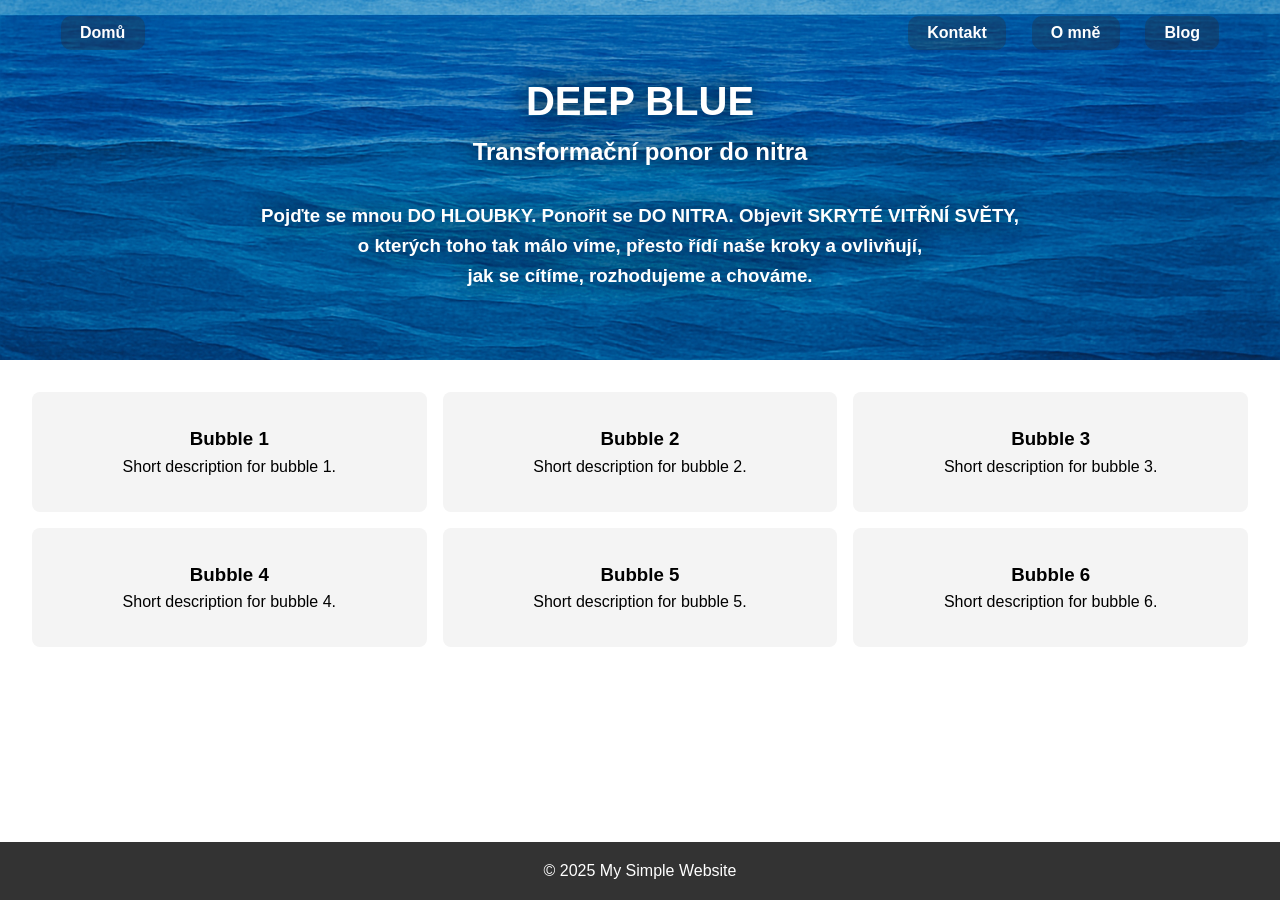
<file: first draft/index.html>
<!DOCTYPE html>
<html lang="en">
<head>
  <meta charset="UTF-8" />
  <meta name="viewport" content="width=device-width, initial-scale=1.0" />
  <title>Simple Website</title>
  <link rel="stylesheet" href="style.css" />
</head>
<body>
  <!--#include file="header.html" -->
<header id="navbar">
	<div class="menu-left">
		<a href="index.html"><button type="button">Domů</button></a>
	</div>
	<div class="menu-right">
		<a href="contact.html"><button type="button">Kontakt</button></a>
		<a href="about.html"><button type="button">O mně</button></a>
		<a href="blog.html"><button type="button">Blog</button></a>
	</div>
</header>

  <section class="hero">
    <h1>DEEP BLUE</h1>
    <h2>Transformační ponor do nitra</h2>
	<h3><br>Pojďte se mnou DO HLOUBKY. Ponořit se DO NITRA. Objevit SKRYTÉ VITŘNÍ SVĚTY,<br>o kterých toho tak málo víme, přesto řídí naše kroky a ovlivňují,<br>jak se cítíme, rozhodujeme a chováme.</h3>
  </section>

  <section class="bubbles">
    <a class="bubble" href="bubble1.html">
      <h3>Bubble 1</h3>
      <p>Short description for bubble 1.</p>
    </a>
    <a class="bubble" href="bubble2.html">
      <h3>Bubble 2</h3>
      <p>Short description for bubble 2.</p>
    </a>
    <a class="bubble" href="bubble3.html">
      <h3>Bubble 3</h3>
      <p>Short description for bubble 3.</p>
    </a>
    <a class="bubble" href="bubble4.html">
      <h3>Bubble 4</h3>
      <p>Short description for bubble 4.</p>
    </a>
    <a class="bubble" href="bubble5.html">
      <h3>Bubble 5</h3>
      <p>Short description for bubble 5.</p>
    </a>
    <a class="bubble" href="bubble6.html">
      <h3>Bubble 6</h3>
      <p>Short description for bubble 6.</p>
    </a>
  </section>

  <!--#include file="footer.html" -->
  <footer>
  <p>&copy; 2025 My Simple Website</p>
  </footer>


  <script>
    let lastScroll = 0;
    const navbar = document.getElementById('navbar');

    window.addEventListener('scroll', () => {
      const currentScroll = window.pageYOffset;
      if (currentScroll <= 0) {
        navbar.style.top = '0px';
        return;
      }
      if (currentScroll > lastScroll) {
        navbar.style.top = '-80px';
      } else {
        navbar.style.top = '0';
      }
      lastScroll = currentScroll;
    });
  </script>
</body>
</html>
</file>
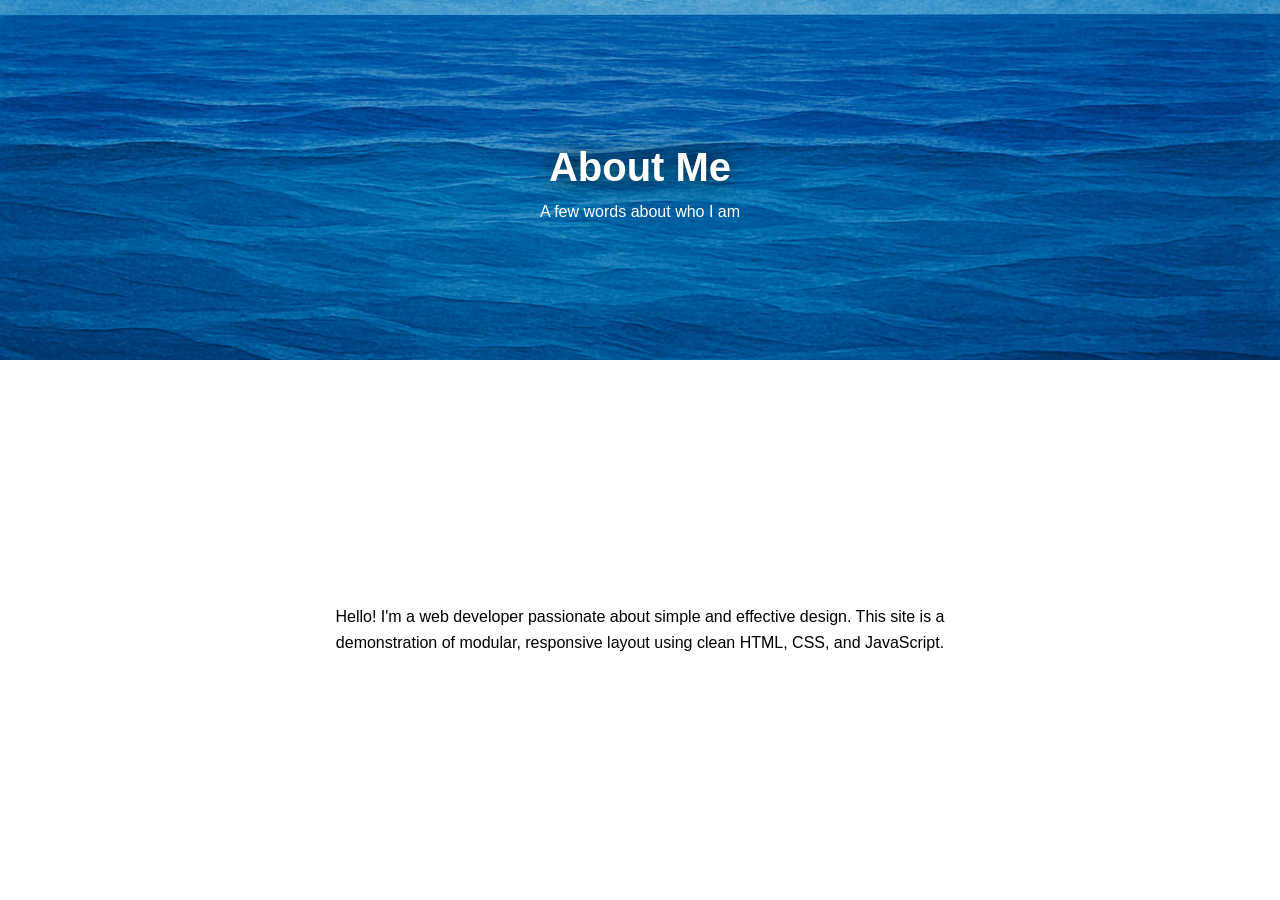
<file: first draft/about.html>
<!DOCTYPE html>
<html lang="en">
<head>
  <meta charset="UTF-8" />
  <meta name="viewport" content="width=device-width, initial-scale=1.0" />
  <title>About Me</title>
  <link rel="stylesheet" href="style.css" />
</head>
<body>
  <!--#include file="header.html" -->

  <section class="hero">
    <h1>About Me</h1>
    <p>A few words about who I am</p>
  </section>

  <section style="padding: 2rem; max-width: 700px; margin: auto; text-align: center;">
    <p>Hello! I'm a web developer passionate about simple and effective design. This site is a demonstration of modular, responsive layout using clean HTML, CSS, and JavaScript.</p>
  </section>

  <!--#include file="footer.html" -->
</body>
</html>
</file>
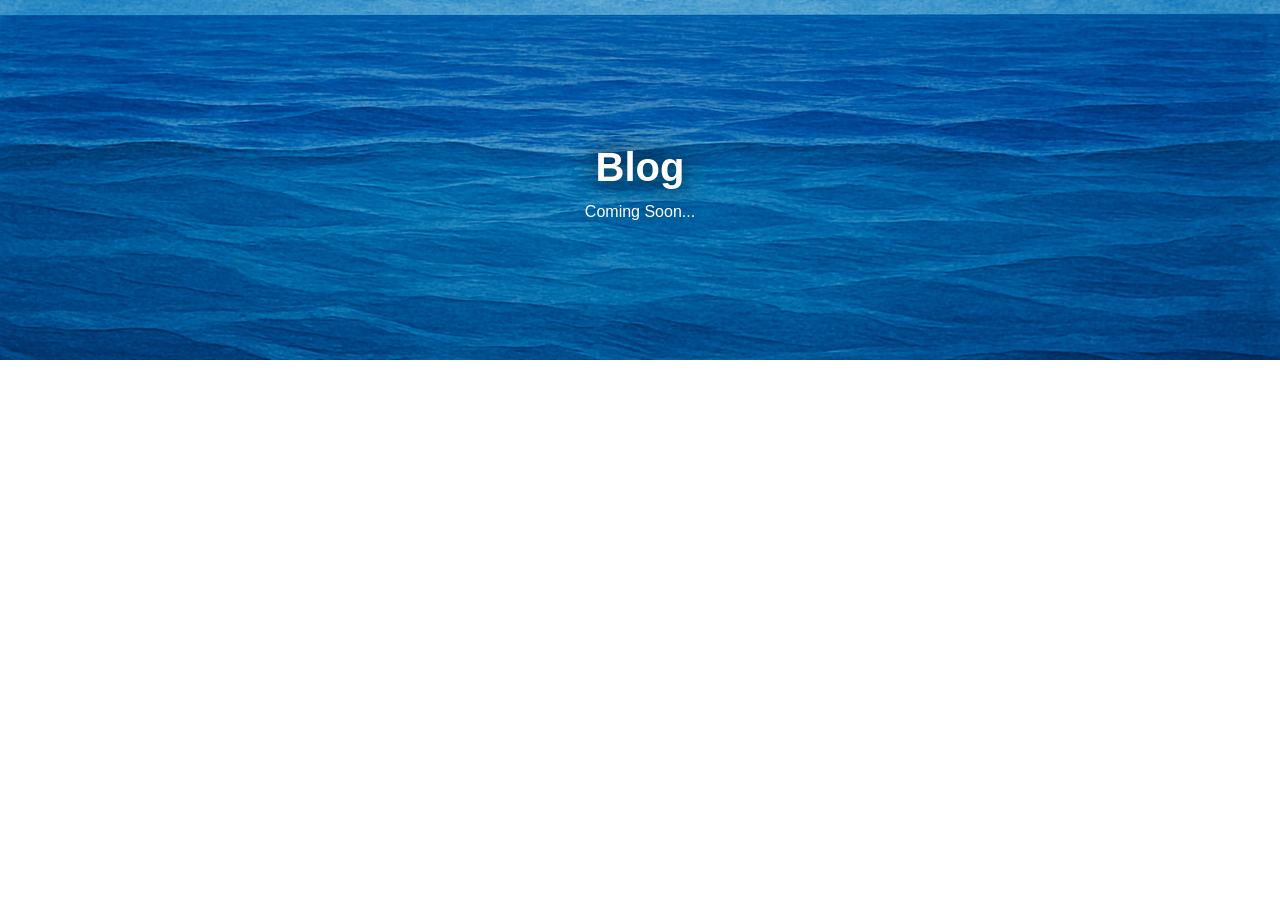
<file: first draft/blog.html>
<!DOCTYPE html>
<html lang="en">
<head>
  <meta charset="UTF-8" />
  <meta name="viewport" content="width=device-width, initial-scale=1.0" />
  <title>Blog</title>
  <link rel="stylesheet" href="style.css" />
</head>
<body>
  <!--#include file="header.html" -->

  <section class="hero">
    <h1>Blog</h1>
    <p>Coming Soon...</p>
  </section>

  <!--#include file="footer.html" -->
</body>
</html>
</file>
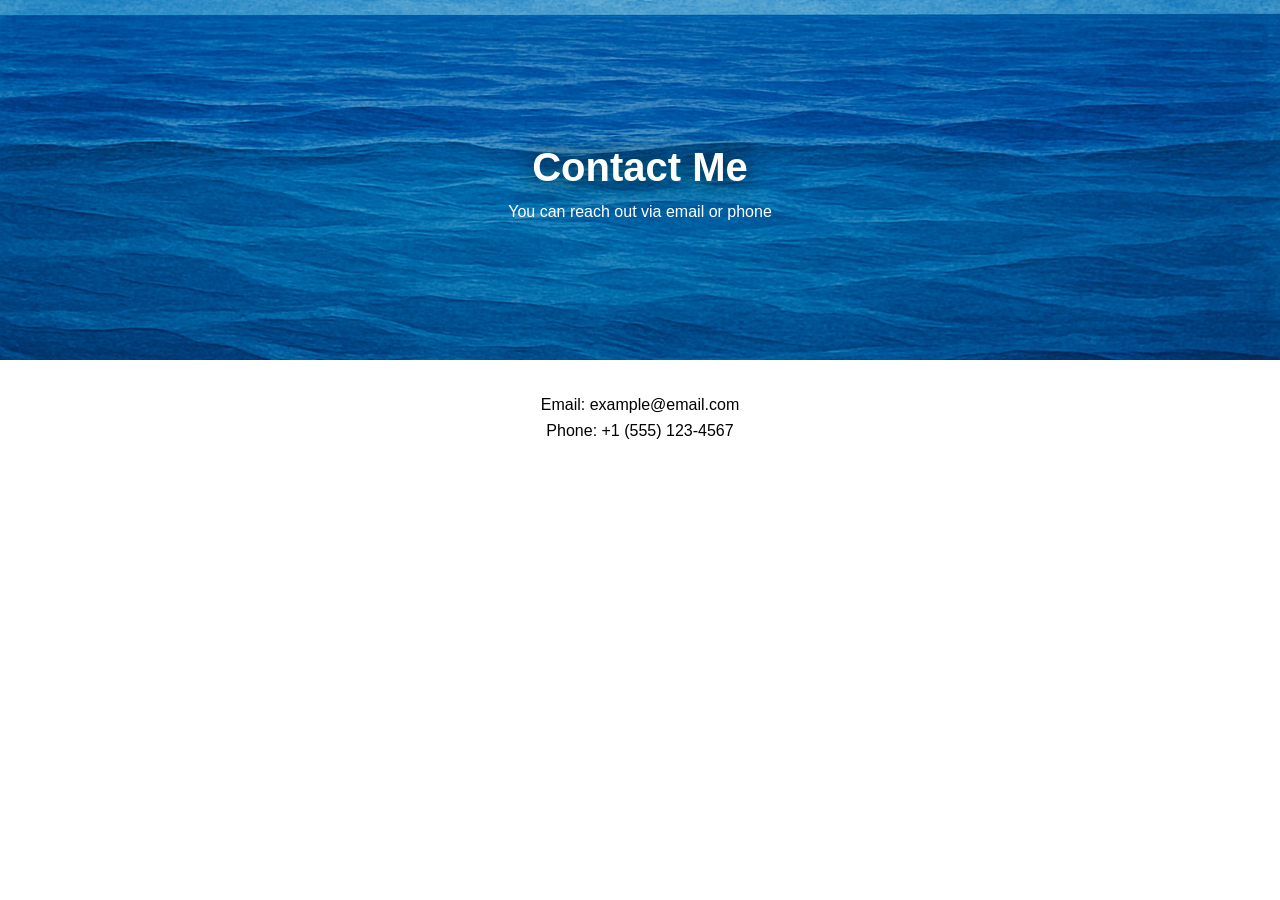
<file: first draft/contact.html>
<!DOCTYPE html>
<html lang="en">
<head>
  <meta charset="UTF-8" />
  <meta name="viewport" content="width=device-width, initial-scale=1.0" />
  <title>Contact</title>
  <link rel="stylesheet" href="style.css" />
</head>
<body>
  <!--#include file="header.html" -->

  <section class="hero">
    <h1>Contact Me</h1>
    <p>You can reach out via email or phone</p>
  </section>

  <section style="padding: 2rem; text-align: center;">
    <p>Email: <a href="mailto:example@email.com">example@email.com</a></p>
    <p>Phone: +1 (555) 123-4567</p>
  </section>

  <!--#include file="footer.html" -->
</body>
</html>
</file>
<file: assets/css/style.css>
:root {
	--deep-blue: #0F3557;
	--secondary-blue: #2C6E91;
	--pale-blue: #D8E0E8;
	--accent: #F6C4EF;
	--paper: #F8F5F0;
	--paper-warm: #FBF8F3;
	--ink: #143A55;
	--muted: #5D7281;
	--line: rgba(15, 53, 87, .18);
	--card: rgba(255, 255, 255, .58);
	--shadow: 0 24px 70px rgba(15, 53, 87, .10);
	--header-height: 76px;
	--container: 1180px;
}

* {
	box-sizing: border-box
}

html {
	scroll-behavior: smooth;
	scroll-padding-top: calc(var(--header-height) + 22px)
}

body {
	margin: 0;
	font-family: Nunito, Montserrat, Arial, sans-serif;
	font-size: 17px;
	line-height: 1.75;
	color: var(--ink);
	background: var(--paper);
	background-image: radial-gradient(circle at 80% 10%, rgba(216, 224, 232, .55), transparent 26rem), radial-gradient(circle at 10% 85%, rgba(44, 110, 145, .12), transparent 25rem)
}

body::before {
	content: "";
	position: fixed;
	inset: 0;
	pointer-events: none;
	opacity: .28;
	background-image: url("data:image/svg+xml,%3Csvg xmlns='http://www.w3.org/2000/svg' width='160' height='160' viewBox='0 0 160 160'%3E%3Cfilter id='n'%3E%3CfeTurbulence type='fractalNoise' baseFrequency='.85' numOctaves='2' stitchTiles='stitch'/%3E%3C/filter%3E%3Crect width='160' height='160' filter='url(%23n)' opacity='.16'/%3E%3C/svg%3E")
}

a {
	color: inherit;
	text-decoration: none
}

a:hover {
	color: var(--secondary-blue)
}

img {
	max-width: 100%;
	display: block
}

.sr-only {
	position: absolute;
	width: 1px;
	height: 1px;
	padding: 0;
	margin: -1px;
	overflow: hidden;
	clip: rect(0, 0, 0, 0);
	white-space: nowrap;
	border: 0
}

.container {
	width: min(calc(100% - 48px), var(--container));
	margin-inline: auto
}

.section {
	position: relative;
	padding: 124px 0
}

.centered {
	text-align: center;
	margin-inline: auto
}

.narrow {
	max-width: 740px
}

h1,
h2,
h3,
.brand-title,
.poetic,
.quote-card blockquote {
	font-family: "Cormorant Garamond", Georgia, serif;
	color: var(--deep-blue);
	font-weight: 500
}

h1 {
	font-size: clamp(2.9rem, 7vw, 6.25rem);
	line-height: .98;
	letter-spacing: .02em;
	margin: 18px 0 20px
}

h2 {
	font-size: clamp(2.2rem, 4vw, 4.2rem);
	line-height: 1.08;
	margin: 0 0 34px;
	text-align: center
}

h2::after {
	content: "";
	display: block;
	width: 48px;
	height: 14px;
	margin: 13px auto 0;
	background: url("data:image/svg+xml,%3Csvg xmlns='http://www.w3.org/2000/svg' viewBox='0 0 80 18'%3E%3Cpath d='M4 11c17-13 32 13 48 0 8-7 15-6 24-1' fill='none' stroke='%232C6E91' stroke-width='3' stroke-linecap='round'/%3E%3C/svg%3E") center/contain no-repeat
}

h3 {
	font-size: 1.65rem;
	line-height: 1.15;
	margin: 0 0 12px
}

p {
	margin: 0 0 24px
}

.lead {
	font-size: clamp(1.35rem, 2vw, 2rem);
	line-height: 1.45;
	color: var(--deep-blue)
}

.lead-small {
	font-family: "Cormorant Garamond", Georgia, serif;
	font-size: 2rem;
	line-height: 1.25;
	color: var(--deep-blue)
}

.button,
.nav-cta {
	display: inline-flex;
	align-items: center;
	justify-content: center;
	border: 1px solid rgba(255, 255, 255, .15);
	border-radius: 999px;
	background: linear-gradient(180deg, var(--secondary-blue), var(--deep-blue));
	color: #fff;
	min-height: 42px;
	padding: 0 24px;
	font-size: .92rem;
	font-weight: 700;
	box-shadow: 0 12px 28px rgba(15, 53, 87, .18);
	transition: transform .2s ease, box-shadow .2s ease
}

.button:hover,
.nav-cta:hover {
	color: #fff;
	transform: translateY(-1px);
	box-shadow: 0 18px 36px rgba(15, 53, 87, .22)
}

.site-header {
	position: sticky;
	top: 0;
	z-index: 20;
	min-height: var(--header-height);
	display: flex;
	align-items: center;
	justify-content: space-between;
	gap: 24px;
	width: 100%;
	padding: 16px clamp(22px, 5vw, 64px);
	background: rgba(248, 245, 240, .82);
	backdrop-filter: blur(16px);
	border-bottom: 1px solid rgba(15, 53, 87, .08)
}

.brand {
	display: flex;
	align-items: center;
	gap: 12px;
	line-height: 1
}

.brand-text {
	display: grid;
	line-height: 1
}

.brand-mark-wrap {
	display: inline-flex;
	align-items: center;
	justify-content: center;
	flex: 0 0 auto
}

.brand-mark {
	width: 70px;
	object-fit: contain;
	/* Change the line color */
	stroke: var(--deep-blue);
	/* Change the line thickness */
	stroke-width: 5px;
}

.brand-title {
	font-size: 2rem;
	letter-spacing: .03em
}

.brand-subtitle {
	font-size: 0.8rem;
	font-weight: 900;
	color: var(--deep-blue);
	margin-top: 2px
}

.main-nav {
	display: flex;
	align-items: center;
	gap: 24px;
	font-size: .86rem;
	color: var(--deep-blue);
	font-weight: 700
}

.main-nav a:not(.nav-cta) {
	position: relative
}

.main-nav a:not(.nav-cta)::after {
	content: "";
	position: absolute;
	left: 50%;
	bottom: -9px;
	width: 0;
	height: 2px;
	background: var(--secondary-blue);
	transform: translateX(-50%);
	transition: width .2s
}

.main-nav a:hover::after,
.main-nav a.is-active::after {
	width: 18px
}

.menu-toggle {
	display: none;
	width: 44px;
	height: 44px;
	border: 0;
	background: transparent;
	color: var(--deep-blue);
	padding: 10px
}

.menu-toggle span:not(.sr-only) {
	display: block;
	height: 2px;
	background: currentColor;
	margin: 6px 0;
	border-radius: 9px
}

.face {
	position: absolute;
	right: 0vw;
	top: 10vh;
	height: 50vh;
	object-fit: contain;
	z-index: 2;
	filter: saturate(1.02) contrast(1.02) brightness(1.02);
}

.hero {
	max-height: calc(75vh);
	min-height: 680px;
	display: grid;
	align-items: center;
	padding-top: 0px;
	margin-top: calc(var(--header-height) * -1 - 20px);
	overflow: hidden;
	background-image:
		linear-gradient(135deg, rgba(15, 53, 87, .35), rgba(15, 53, 87, .08)),
		url('../img/Hero-background1.png');
	background-size: cover;
	background-position: center;
	background-repeat: no-repeat;
	filter: saturate(1.02) contrast(1.02) brightness(1.02);
}

.hero::after {
	content: "";
	position: absolute;
	right: -8vw;
	top: 14vh;
	width: 44vw;
	height: 44vw;
	min-width: 420px;
	background: radial-gradient(circle, rgba(216, 224, 232, .84), rgba(216, 224, 232, .28) 42%, transparent 68%);
	filter: blur(12px);
	z-index: -1
}

.hero-grid {
	display: grid;
	padding-top: calc(var(--header-height) + 50px);
  grid-template-columns: 1fr;
  align-items: center;
  justify-items: start;
}

.hero-copy {
	max-width: 560px;
	padding: 1rem;
	background-color: rgba(255, 255, 255, .48);
	border-radius: 1rem;
	display: grid;
	place-items: center;
	text-align: center;
}

.hero-copy h2 {
	font-size: clamp(2rem, 4vw, 3rem);
	margin-bottom: 1rem;
}

.hero-mark {
	width: min(260px, 40vw);
	opacity: .96;
	margin-bottom: 14px
}

.eyebrow {
	font-family: "Cormorant Garamond", Georgia, serif;
	font-size: 1.5rem;
	color: var(--secondary-blue);
	letter-spacing: .08em;
	margin: 0
}

.hero-card {
	align-self: end;
	background: rgba(255, 255, 255, .48);
	border: 1px solid rgba(255, 255, 255, .55);
	border-radius: 30px;
	padding: 44px 46px 36px;
	box-shadow: var(--shadow)
}

.hero-card h2 {
	text-align: left;
	font-size: 2.6rem;
	margin-bottom: 22px
}

.hero-card h2::after {
	margin-left: 0
}

.hero-card ul {
	list-style: none;
	margin: 0 0 28px;
	padding: 0
}

.hero-card li {
	position: relative;
	padding-left: 24px;
	margin-bottom: 13px
}

.hero-card li::before {
	content: "–";
	position: absolute;
	left: 0;
	color: var(--secondary-blue)
}

.intro {
	padding-top: 90px;
	padding-bottom: 90px
}

.intro-grid {
	display: grid;
	grid-template-columns: minmax(320px, 1fr) minmax(400px, 1.25fr);
	gap: 42px;
	align-items: stretch
}

.intro-side {
	background: rgba(255, 255, 255, .55);
	border-radius: 28px;
	padding: 32px;
	box-shadow: var(--shadow)
}

.intro-visual-card {
	display: grid;
	align-content: start;
	background: linear-gradient(308deg, rgba(216, 224, 232, .35), rgba(255, 255, 255, .65))
}

.intro-visual-card h2 {
	text-align: left;
	margin-bottom: 16px
}

.intro-visual-card h2::after {
	margin-left: 0
}

.intro-copy-card {
	display: grid;
	align-content: start;
	background: linear-gradient(330deg, rgba(216, 224, 232, .35), rgba(255, 255, 255, 1))
}

.intro-copy-card p {
	font-size: 1.08rem
}

.intro-copy-card li {
	margin-bottom: 14px;
	line-height: 1.6
}

.intro p {
	font-size: 1.08rem
}

.poetic {
	font-size: 2rem;
	line-height: 1.25;
	margin-top: 34px
}

.about {
	background: linear-gradient(180deg, transparent 0%, rgba(216, 224, 232, .20) 50%, transparent 100%)
}

.about-grid {
	display: grid;
	grid-template-columns: minmax(280px, .75fr) minmax(320px, 1fr);
	gap: clamp(44px, 8vw, 120px);
	align-items: center
}

.about-copy {
	max-width: 590px
}

.about-copy h2 {
	text-align: center
}

.about-visual {
	position: relative;
	min-height: 560px;
	display: flex;
	align-items: flex-end;
	justify-content: center
}

.about-visual img {
	width: min(100%, 560px);
	height: min(70vw, 610px);
	object-fit: cover;
	object-position: top;
	border-radius: 48% 48% 7% 7%;
	mask-image: linear-gradient(#000 78%, transparent);
	filter: saturate(.92) contrast(.95);
	box-shadow: 0 26px 80px rgba(15, 53, 87, .12);
	mask-image: radial-gradient(circle, black 60%, transparent 100%);
  	-webkit-mask-image: radial-gradient(circle, black 60%, transparent 100%);
}

.branch {
	color: var(--secondary-blue);
	opacity: .72
}

.branch-about {
	position: absolute;
	left: 0;
	bottom: 6%;
	width: 170px
}

.methods::before {
	content: "";
	position: absolute;
	right: 5%;
	top: 7%;
	width: 190px;
	height: 150px;
	background: rgba(216, 224, 232, .65);
	filter: blur(28px);
	border-radius: 54% 46% 60% 40%
}

.section-heading {
	max-width: 680px;
	margin: 0 auto 62px
}

.method-grid {
	display: grid;
	grid-template-columns: repeat(2, minmax(0, 1fr));
	gap: 42px 90px;
	max-width: 960px;
	margin-inline: auto
}

.method-card {
	display: grid;
	grid-template-columns: 70px minmax(0, 1fr);
	column-gap: 24px;
	align-items: start
}

.method-card svg {
	grid-row: span 2;
	width: 64px;
	height: 64px;
	color: var(--secondary-blue);
	stroke-width: 1
}

.method-card p {
	font-size: .97rem;
	line-height: 1.68;
	color: #29495f
}

.method-wide {
	grid-column: 1 / -1;
	max-width: 610px;
	margin-inline: auto
}

.testimonials {
	overflow: hidden
}

.testimonials-wrap {
	position: relative
}

.quote-carousel {
	position: relative;
	max-width: 760px;
	margin-inline: auto;
}

.quote-track {
	display: flex;
	transition: transform .6s ease;
	will-change: transform;
}

.quote-slide {
	flex: 0 0 100%;
	min-width: 100%;
	box-sizing: border-box;
}

.quote-card {
	position: relative;
	margin: 10px;
	background: rgba(255, 255, 255, .48);
	border: 1px solid rgba(255, 255, 255, .72);
	border-radius: 18px;
	padding: 42px 54px;
	box-shadow: 0 18px 52px rgba(15, 53, 87, .07);
}

.carousel-control {
	position: absolute;
	top: 50%;
	transform: translateY(-50%);
	width: 44px;
	height: 44px;
	border: none;
	border-radius: 999px;
	background: rgba(255, 255, 255, .88);
	color: var(--deep-blue);
	font-size: 1.6rem;
	cursor: pointer;
	box-shadow: 0 12px 24px rgba(15, 53, 87, .14);
	display: grid;
	place-items: center;
	transition: transform .2s ease, background .2s ease;
}

.carousel-control:hover,
.carousel-control:focus {
	transform: translateY(-50%) scale(1.05);
	background: rgba(255, 255, 255, 1);
}

.carousel-control.prev {
	left: 10px;
}

.carousel-control.next {
	right: 10px;
}

.carousel-dots {
	display: flex;
	justify-content: center;
	gap: 10px;
	margin-top: 24px;
}

.carousel-dot {
	width: 10px;
	height: 10px;
	border-radius: 50%;
	background: rgba(15, 53, 87, .25);
	border: 1px solid rgba(15, 53, 87, .2);
	cursor: pointer;
}

.carousel-dot.is-active {
	background: var(--secondary-blue);
}

.quote-card::before {
	content: "“";
	position: absolute;
	top: 20px;
	left: 28px;
	font-family: "Cormorant Garamond", Georgia, serif;
	font-size: 4rem;
	color: var(--secondary-blue);
	line-height: 1
}

.quote-card blockquote {
	margin: 0 0 20px 24px;
	font-size: 1.45rem;
	line-height: 1.45
}

.quote-card figcaption {
	margin-left: 24px;
	font-weight: 700
}

.quote-card figcaption span {
	font-weight: 400;
	color: var(--muted)
}

.branch-testimonials {
	position: absolute;
	right: 2%;
	bottom: -54px;
	width: 180px
}

.pricing {
	background: linear-gradient(90deg, rgba(216, 224, 232, .30), transparent)
}

.pricing-grid {
	display: grid;
	grid-template-columns: .9fr 1fr;
	gap: 70px;
	align-items: center;
	max-width: 1020px
}

.pricing h2 {
	text-align: left
}

.pricing h2::after {
	margin-left: 0
}

.price-panel {
	background: rgba(255, 255, 255, .55);
	border: 1px solid rgba(255, 255, 255, .78);
	border-radius: 28px;
	padding: 42px;
	box-shadow: var(--shadow)
}

.price-row {
	display: flex;
	justify-content: space-between;
	gap: 24px;
	padding: 22px 0;
	border-bottom: 1px solid var(--line);
	font-family: "Cormorant Garamond", Georgia, serif;
	color: var(--deep-blue);
	font-size: 1.7rem
}

.price-row:first-child {
	padding-top: 0
}

.price-row strong {
	font-weight: 600;
	text-align: right
}

.price-panel p {
	margin-top: 26px
}

.contact {
	padding-bottom: 96px
}

.contact-grid {
	display: grid;
	grid-template-columns: minmax(300px, .55fr) minmax(350px, 1fr);
	gap: 50px;
	align-items: center;
}

.contact-card {
	z-index: 1;
	background: rgba(248, 245, 240, .72);
	padding: 30px;
	border-radius: 28px;
}

.contact-card h2 {
	text-align: left
}

.contact-card h2::after {
	margin-left: 0
}

.contact-list {
	list-style: none;
	margin: 26px 0 32px;
	padding: 0
}

.contact-list li {
	display: flex;
	align-items: center;
	gap: 16px;
	margin-bottom: 18px;
	font-weight: 700
}

.contact-list svg {
	width: 28px;
	height: 28px;
	color: var(--secondary-blue)
}

.contact-visual img {
	width: 100%;
	height: 440px;
	object-fit: cover;
	border-radius: 28px;
	filter: saturate(.78) contrast(.94);
	mask-image: linear-gradient(90deg, transparent, #000 68%, #000 100%);
	filter: blur(4px);
	opacity: .6;
}

.site-footer {
	background: linear-gradient(180deg, #123e5a, var(--deep-blue));
	color: #fff;
	position: relative;
	overflow: hidden
}

.site-footer::after {
	content: "";
	position: absolute;
	right: 0;
	top: 0;
	width: 310px;
	height: 100%;
	background: url('../img/about-vendula2.jpg') top/cover no-repeat;
	opacity: .65;
	mask-image: linear-gradient(90deg, transparent, #000)
}

.footer-grid {
	position: relative;
	z-index: 1;
	display: grid;
	grid-template-columns: 150px 1fr 1fr;
	gap: 58px;
	align-items: center;
	padding: 42px 0
}

.footer-symbol img {
	width: 128px;
	filter: brightness(0) invert(1);
	opacity: .82
}

.footer-poem {
	font-family: "Cormorant Garamond", Georgia, serif;
	font-size: 1.5rem;
	line-height: 1.4;
	margin: 0
}

.footer-contact {
	display: grid;
	gap: 7px
}

.footer-contact h2 {
	font-size: 1.4rem;
	text-align: left;
	color: #fff;
	margin: 0 0 6px;
	font-family: Nunito, Arial, sans-serif
}

.footer-contact h2::after {
	display: none
}

.footer-contact a {
	font-size: .95rem
}

.footer-bottom {
	position: relative;
	z-index: 1;
	border-top: 1px solid rgba(255, 255, 255, .18);
	display: flex;
	justify-content: space-between;
	gap: 20px;
	padding: 14px clamp(22px, 5vw, 64px);
	font-size: .78rem;
	color: rgba(255, 255, 255, .82)
}

@media (max-width:980px) {
	:root {
		--header-height: 70px
	}

	.section {
		padding: 90px 0
	}

	.site-header {
		padding-inline: 24px
	}

	.menu-toggle {
		display: block;
		z-index: 21
	}

	.main-nav {
		position: fixed;
		inset: var(--header-height) 18px auto 18px;
		display: grid;
		gap: 4px;
		padding: 18px;
		background: rgba(248, 245, 240, .96);
		border: 1px solid rgba(15, 53, 87, .12);
		border-radius: 20px;
		box-shadow: var(--shadow);
		transform: translateY(-12px);
		opacity: 0;
		pointer-events: none;
		transition: .2s ease
	}

	.main-nav.is-open {
		transform: translateY(0);
		opacity: 1;
		pointer-events: auto
	}

	.main-nav a {
		padding: 10px 14px
	}

	.nav-cta {
		margin-top: 8px
	}

	.hero-grid,
	.intro-grid,
	.about-grid,
	.pricing-grid,
	.contact-grid {
		grid-template-columns: 1fr
	}

	.hero-grid {
		padding-top: 30px;
		justify-items: center;
	}

	.hero {
		min-height: 455px;
		max-height: 50vh
	}

	.hero-card {
		align-self: auto
	}

	.about-visual {
		min-height: auto;
		justify-content: flex-start
	}

	.about-visual img {
		height: 560px
	}

	.method-grid {
		gap: 36px;
		grid-template-columns: 1fr
	}

	.method-wide {
		grid-column: auto;
		max-width: none;
		margin: 0
	}

	.branch-testimonials {
		opacity: .25;
		right: -42px
	}

	.contact-visual {
		order: -1
	}

	.contact-visual img {
		height: 310px;
		mask-image: linear-gradient(#000, #000)
	}

	.footer-grid {
		grid-template-columns: 1fr;
		gap: 24px
	}

	.site-footer::after {
		opacity: .26
	}
}

@media (max-width:640px) {
	body {
		font-size: 16px;
		line-height: 1.68
	}

	.container {
		width: min(calc(100% - 34px), var(--container))
	}

	.brand-title {
		font-size: 1.55rem
	}

	.brand-subtitle {
		font-size: .84rem
	}

	.section {
		padding: 72px 0
	}

	h1 {
		font-size: 3.35rem
	}

	h2 {
		font-size: 2.55rem;
		margin-bottom: 26px
	}

	.hero-mark {
		width: 188px
	}

	.hero-card,
	.quote-card,
	.price-panel {
		padding: 30px 24px
	}

	.method-card {
		grid-template-columns: 52px 1fr;
		column-gap: 17px
	}

	.method-card svg {
		width: 48px;
		height: 48px
	}

	.quote-card blockquote {
		font-size: 1.22rem;
		margin-left: 8px
	}

	.quote-card figcaption {
		margin-left: 8px
	}

	.price-row {
		display: grid;
		font-size: 1.42rem
	}w

	.footer-bottom {
		display: grid;
		text-align: center;
		justify-content: center
	}

	.about-visual img {
		height: 430px
	}

	.branch-about {
		width: 120px;
		left: -18px
	}

	.poetic {
		font-size: 1.65rem
	}
}
</file>
<file: deep-blue-web/assets/css/style.css>
:root {
	--deep-blue: #0F3557;
	--secondary-blue: #2C6E91;
	--pale-blue: #D8E0E8;
	--accent: #F6C4EF;
	--paper: #F8F5F0;
	--paper-warm: #FBF8F3;
	--ink: #143A55;
	--muted: #5D7281;
	--line: rgba(15, 53, 87, .18);
	--card: rgba(255, 255, 255, .58);
	--shadow: 0 24px 70px rgba(15, 53, 87, .10);
	--header-height: 76px;
	--container: 1180px;
}

* {
	box-sizing: border-box
}

html {
	scroll-behavior: smooth;
	scroll-padding-top: calc(var(--header-height) + 22px)
}

body {
	margin: 0;
	font-family: Nunito, Montserrat, Arial, sans-serif;
	font-size: 17px;
	line-height: 1.75;
	color: var(--ink);
	background: var(--paper);
	background-image: radial-gradient(circle at 80% 10%, rgba(216, 224, 232, .55), transparent 26rem), radial-gradient(circle at 10% 85%, rgba(44, 110, 145, .12), transparent 25rem)
}

body::before {
	content: "";
	position: fixed;
	inset: 0;
	pointer-events: none;
	opacity: .28;
	background-image: url("data:image/svg+xml,%3Csvg xmlns='http://www.w3.org/2000/svg' width='160' height='160' viewBox='0 0 160 160'%3E%3Cfilter id='n'%3E%3CfeTurbulence type='fractalNoise' baseFrequency='.85' numOctaves='2' stitchTiles='stitch'/%3E%3C/filter%3E%3Crect width='160' height='160' filter='url(%23n)' opacity='.16'/%3E%3C/svg%3E")
}

a {
	color: inherit;
	text-decoration: none
}

a:hover {
	color: var(--secondary-blue)
}

img {
	max-width: 100%;
	display: block
}

.sr-only {
	position: absolute;
	width: 1px;
	height: 1px;
	padding: 0;
	margin: -1px;
	overflow: hidden;
	clip: rect(0, 0, 0, 0);
	white-space: nowrap;
	border: 0
}

.container {
	width: min(calc(100% - 48px), var(--container));
	margin-inline: auto
}

.section {
	position: relative;
	padding: 124px 0
}

.centered {
	text-align: center;
	margin-inline: auto
}

.narrow {
	max-width: 740px
}

h1,
h2,
h3,
.brand-title,
.poetic,
.quote-card blockquote {
	font-family: "Cormorant Garamond", Georgia, serif;
	color: var(--deep-blue);
	font-weight: 500
}

h1 {
	font-size: clamp(2.9rem, 7vw, 6.25rem);
	line-height: .98;
	letter-spacing: .02em;
	margin: 18px 0 20px
}

h2 {
	font-size: clamp(2.2rem, 4vw, 4.2rem);
	line-height: 1.08;
	margin: 0 0 34px;
	text-align: center
}

h2::after {
	content: "";
	display: block;
	width: 48px;
	height: 14px;
	margin: 13px auto 0;
	background: url("data:image/svg+xml,%3Csvg xmlns='http://www.w3.org/2000/svg' viewBox='0 0 80 18'%3E%3Cpath d='M4 11c17-13 32 13 48 0 8-7 15-6 24-1' fill='none' stroke='%232C6E91' stroke-width='3' stroke-linecap='round'/%3E%3C/svg%3E") center/contain no-repeat
}

h3 {
	font-size: 1.65rem;
	line-height: 1.15;
	margin: 0 0 12px
}

p {
	margin: 0 0 24px
}

.lead {
	font-size: clamp(1.35rem, 2vw, 2rem);
	line-height: 1.45;
	color: var(--deep-blue)
}

.lead-small {
	font-family: "Cormorant Garamond", Georgia, serif;
	font-size: 2rem;
	line-height: 1.25;
	color: var(--deep-blue)
}

.button,
.nav-cta {
	display: inline-flex;
	align-items: center;
	justify-content: center;
	border: 1px solid rgba(255, 255, 255, .15);
	border-radius: 999px;
	background: linear-gradient(180deg, var(--secondary-blue), var(--deep-blue));
	color: #fff;
	min-height: 42px;
	padding: 0 24px;
	font-size: .92rem;
	font-weight: 700;
	box-shadow: 0 12px 28px rgba(15, 53, 87, .18);
	transition: transform .2s ease, box-shadow .2s ease
}

.button:hover,
.nav-cta:hover {
	color: #fff;
	transform: translateY(-1px);
	box-shadow: 0 18px 36px rgba(15, 53, 87, .22)
}

.site-header {
	position: sticky;
	top: 0;
	z-index: 20;
	min-height: var(--header-height);
	display: flex;
	align-items: center;
	justify-content: space-between;
	gap: 24px;
	width: 100%;
	padding: 16px clamp(22px, 5vw, 64px);
	background: rgba(248, 245, 240, .82);
	backdrop-filter: blur(16px);
	border-bottom: 1px solid rgba(15, 53, 87, .08)
}

.brand {
	display: flex;
	align-items: center;
	gap: 12px;
	line-height: 1
}

.brand-text {
	display: grid;
	line-height: 1
}

.brand-mark-wrap {
	display: inline-flex;
	align-items: center;
	justify-content: center;
	flex: 0 0 auto
}

.brand-mark {
	width: 70px;
	object-fit: contain;
	/* Change the line color */
	stroke: var(--deep-blue);
	/* Change the line thickness */
	stroke-width: 5px;
}

.brand-title {
	font-size: 2rem;
	letter-spacing: .03em
}

.brand-subtitle {
	font-size: 0.8rem;
	font-weight: 900;
	color: var(--deep-blue);
	margin-top: 2px
}

.main-nav {
	display: flex;
	align-items: center;
	gap: 24px;
	font-size: .86rem;
	color: var(--deep-blue);
	font-weight: 700
}

.main-nav a:not(.nav-cta) {
	position: relative
}

.main-nav a:not(.nav-cta)::after {
	content: "";
	position: absolute;
	left: 50%;
	bottom: -9px;
	width: 0;
	height: 2px;
	background: var(--secondary-blue);
	transform: translateX(-50%);
	transition: width .2s
}

.main-nav a:hover::after,
.main-nav a.is-active::after {
	width: 18px
}

.menu-toggle {
	display: none;
	width: 44px;
	height: 44px;
	border: 0;
	background: transparent;
	color: var(--deep-blue);
	padding: 10px
}

.menu-toggle span:not(.sr-only) {
	display: block;
	height: 2px;
	background: currentColor;
	margin: 6px 0;
	border-radius: 9px
}

.face {
	position: absolute;
	right: 0vw;
	top: 10vh;
	height: 50vh;
	object-fit: contain;
	z-index: 2;
	filter: saturate(1.02) contrast(1.02) brightness(1.02);
}

.hero {
	max-height: calc(75vh);
	min-height: 680px;
	display: grid;
	align-items: center;
	padding-top: 0px;
	margin-top: calc(var(--header-height) * -1 - 20px);
	overflow: hidden;
	background-image:
		linear-gradient(135deg, rgba(15, 53, 87, .35), rgba(15, 53, 87, .08)),
		url('../img/Hero-background1.png');
	background-size: cover;
	background-position: center;
	background-repeat: no-repeat;
	filter: saturate(1.02) contrast(1.02) brightness(1.02);
}

.hero::after {
	content: "";
	position: absolute;
	right: -8vw;
	top: 14vh;
	width: 44vw;
	height: 44vw;
	min-width: 420px;
	background: radial-gradient(circle, rgba(216, 224, 232, .84), rgba(216, 224, 232, .28) 42%, transparent 68%);
	filter: blur(12px);
	z-index: -1
}

.hero-grid {
	display: grid;
	padding-top: calc(var(--header-height) + 50px);
  grid-template-columns: 1fr;
  align-items: center;
  justify-items: start;
}

.hero-copy {
	max-width: 560px;
	padding: 1rem;
	background-color: rgba(255, 255, 255, .48);
	border-radius: 1rem;
	display: grid;
	place-items: center;
	text-align: center;
}

.hero-copy h2 {
	font-size: clamp(2rem, 4vw, 3rem);
	margin-bottom: 1rem;
}

.hero-mark {
	width: min(260px, 40vw);
	opacity: .96;
	margin-bottom: 14px
}

.eyebrow {
	font-family: "Cormorant Garamond", Georgia, serif;
	font-size: 1.5rem;
	color: var(--secondary-blue);
	letter-spacing: .08em;
	margin: 0
}

.hero-card {
	align-self: end;
	background: rgba(255, 255, 255, .48);
	border: 1px solid rgba(255, 255, 255, .55);
	border-radius: 30px;
	padding: 44px 46px 36px;
	box-shadow: var(--shadow)
}

.hero-card h2 {
	text-align: left;
	font-size: 2.6rem;
	margin-bottom: 22px
}

.hero-card h2::after {
	margin-left: 0
}

.hero-card ul {
	list-style: none;
	margin: 0 0 28px;
	padding: 0
}

.hero-card li {
	position: relative;
	padding-left: 24px;
	margin-bottom: 13px
}

.hero-card li::before {
	content: "–";
	position: absolute;
	left: 0;
	color: var(--secondary-blue)
}

.intro {
	padding-top: 90px;
	padding-bottom: 90px
}

.intro-grid {
	display: grid;
	grid-template-columns: minmax(320px, 1fr) minmax(400px, 1.25fr);
	gap: 42px;
	align-items: stretch
}

.intro-side {
	background: rgba(255, 255, 255, .55);
	border-radius: 28px;
	padding: 32px;
	box-shadow: var(--shadow)
}

.intro-visual-card {
	display: grid;
	align-content: start;
	background: linear-gradient(308deg, rgba(216, 224, 232, .35), rgba(255, 255, 255, .65))
}

.intro-visual-card h2 {
	text-align: left;
	margin-bottom: 16px
}

.intro-visual-card h2::after {
	margin-left: 0
}

.intro-copy-card {
	display: grid;
	align-content: start;
	background: linear-gradient(330deg, rgba(216, 224, 232, .35), rgba(255, 255, 255, 1))
}

.intro-copy-card p {
	font-size: 1.08rem
}

.intro-copy-card li {
	margin-bottom: 14px;
	line-height: 1.6
}

.intro p {
	font-size: 1.08rem
}

.poetic {
	font-size: 2rem;
	line-height: 1.25;
	margin-top: 34px
}

.about {
	background: linear-gradient(180deg, transparent 0%, rgba(216, 224, 232, .20) 50%, transparent 100%)
}

.about-grid {
	display: grid;
	grid-template-columns: minmax(280px, .75fr) minmax(320px, 1fr);
	gap: clamp(44px, 8vw, 120px);
	align-items: center
}

.about-copy {
	max-width: 590px
}

.about-copy h2 {
	text-align: center
}

.about-visual {
	position: relative;
	min-height: 560px;
	display: flex;
	align-items: flex-end;
	justify-content: center
}

.about-visual img {
	width: min(100%, 560px);
	height: min(70vw, 610px);
	object-fit: cover;
	object-position: top;
	border-radius: 48% 48% 7% 7%;
	mask-image: linear-gradient(#000 78%, transparent);
	filter: saturate(.92) contrast(.95);
	box-shadow: 0 26px 80px rgba(15, 53, 87, .12)
}

.branch {
	color: var(--secondary-blue);
	opacity: .72
}

.branch-about {
	position: absolute;
	left: 0;
	bottom: 6%;
	width: 170px
}

.methods::before {
	content: "";
	position: absolute;
	right: 5%;
	top: 7%;
	width: 190px;
	height: 150px;
	background: rgba(216, 224, 232, .65);
	filter: blur(28px);
	border-radius: 54% 46% 60% 40%
}

.section-heading {
	max-width: 680px;
	margin: 0 auto 62px
}

.method-grid {
	display: grid;
	grid-template-columns: repeat(2, minmax(0, 1fr));
	gap: 42px 90px;
	max-width: 960px;
	margin-inline: auto
}

.method-card {
	display: grid;
	grid-template-columns: 70px minmax(0, 1fr);
	column-gap: 24px;
	align-items: start
}

.method-card svg {
	grid-row: span 2;
	width: 64px;
	height: 64px;
	color: var(--secondary-blue);
	stroke-width: 1
}

.method-card p {
	font-size: .97rem;
	line-height: 1.68;
	color: #29495f
}

.method-wide {
	grid-column: 1 / -1;
	max-width: 610px;
	margin-inline: auto
}

.testimonials {
	overflow: hidden
}

.testimonials-wrap {
	position: relative
}

.quote-carousel {
	position: relative;
	max-width: 760px;
	margin-inline: auto;
}

.quote-track {
	display: flex;
	transition: transform .6s ease;
	will-change: transform;
}

.quote-slide {
	flex: 0 0 100%;
	min-width: 100%;
	box-sizing: border-box;
}

.quote-card {
	position: relative;
	margin: 10px;
	background: rgba(255, 255, 255, .48);
	border: 1px solid rgba(255, 255, 255, .72);
	border-radius: 18px;
	padding: 42px 54px;
	box-shadow: 0 18px 52px rgba(15, 53, 87, .07);
}

.carousel-control {
	position: absolute;
	top: 50%;
	transform: translateY(-50%);
	width: 44px;
	height: 44px;
	border: none;
	border-radius: 999px;
	background: rgba(255, 255, 255, .88);
	color: var(--deep-blue);
	font-size: 1.6rem;
	cursor: pointer;
	box-shadow: 0 12px 24px rgba(15, 53, 87, .14);
	display: grid;
	place-items: center;
	transition: transform .2s ease, background .2s ease;
}

.carousel-control:hover,
.carousel-control:focus {
	transform: translateY(-50%) scale(1.05);
	background: rgba(255, 255, 255, 1);
}

.carousel-control.prev {
	left: 10px;
}

.carousel-control.next {
	right: 10px;
}

.carousel-dots {
	display: flex;
	justify-content: center;
	gap: 10px;
	margin-top: 24px;
}

.carousel-dot {
	width: 10px;
	height: 10px;
	border-radius: 50%;
	background: rgba(15, 53, 87, .25);
	border: 1px solid rgba(15, 53, 87, .2);
	cursor: pointer;
}

.carousel-dot.is-active {
	background: var(--secondary-blue);
}

.quote-card::before {
	content: "“";
	position: absolute;
	top: 20px;
	left: 28px;
	font-family: "Cormorant Garamond", Georgia, serif;
	font-size: 4rem;
	color: var(--secondary-blue);
	line-height: 1
}

.quote-card blockquote {
	margin: 0 0 20px 24px;
	font-size: 1.45rem;
	line-height: 1.45
}

.quote-card figcaption {
	margin-left: 24px;
	font-weight: 700
}

.quote-card figcaption span {
	font-weight: 400;
	color: var(--muted)
}

.branch-testimonials {
	position: absolute;
	right: 2%;
	bottom: -54px;
	width: 180px
}

.pricing {
	background: linear-gradient(90deg, rgba(216, 224, 232, .30), transparent)
}

.pricing-grid {
	display: grid;
	grid-template-columns: .9fr 1fr;
	gap: 70px;
	align-items: center;
	max-width: 1020px
}

.pricing h2 {
	text-align: left
}

.pricing h2::after {
	margin-left: 0
}

.price-panel {
	background: rgba(255, 255, 255, .55);
	border: 1px solid rgba(255, 255, 255, .78);
	border-radius: 28px;
	padding: 42px;
	box-shadow: var(--shadow)
}

.price-row {
	display: flex;
	justify-content: space-between;
	gap: 24px;
	padding: 22px 0;
	border-bottom: 1px solid var(--line);
	font-family: "Cormorant Garamond", Georgia, serif;
	color: var(--deep-blue);
	font-size: 1.7rem
}

.price-row:first-child {
	padding-top: 0
}

.price-row strong {
	font-weight: 600;
	text-align: right
}

.price-panel p {
	margin-top: 26px
}

.contact {
	padding-bottom: 96px
}

.contact-grid {
	display: grid;
	grid-template-columns: minmax(300px, .55fr) minmax(350px, 1fr);
	gap: 50px;
	align-items: center;
}

.contact-card {
	z-index: 1;
	background: rgba(248, 245, 240, .72);
	padding: 30px;
	border-radius: 28px;
}

.contact-card h2 {
	text-align: left
}

.contact-card h2::after {
	margin-left: 0
}

.contact-list {
	list-style: none;
	margin: 26px 0 32px;
	padding: 0
}

.contact-list li {
	display: flex;
	align-items: center;
	gap: 16px;
	margin-bottom: 18px;
	font-weight: 700
}

.contact-list svg {
	width: 28px;
	height: 28px;
	color: var(--secondary-blue)
}

.contact-visual img {
	width: 100%;
	height: 440px;
	object-fit: cover;
	border-radius: 2px;
	filter: saturate(.78) contrast(.94);
	mask-image: linear-gradient(90deg, transparent, #000 16%, #000 100%)
}

.site-footer {
	background: linear-gradient(180deg, #123e5a, var(--deep-blue));
	color: #fff;
	position: relative;
	overflow: hidden
}

.site-footer::after {
	content: "";
	position: absolute;
	right: 0;
	top: 0;
	width: 310px;
	height: 100%;
	background: url('../img/footer-light.png') center/cover no-repeat;
	opacity: .65;
	mask-image: linear-gradient(90deg, transparent, #000)
}

.footer-grid {
	position: relative;
	z-index: 1;
	display: grid;
	grid-template-columns: 150px 1fr 1fr;
	gap: 58px;
	align-items: center;
	padding: 42px 0
}

.footer-symbol img {
	width: 128px;
	filter: brightness(0) invert(1);
	opacity: .82
}

.footer-poem {
	font-family: "Cormorant Garamond", Georgia, serif;
	font-size: 1.5rem;
	line-height: 1.4;
	margin: 0
}

.footer-contact {
	display: grid;
	gap: 7px
}

.footer-contact h2 {
	font-size: 1.4rem;
	text-align: left;
	color: #fff;
	margin: 0 0 6px;
	font-family: Nunito, Arial, sans-serif
}

.footer-contact h2::after {
	display: none
}

.footer-contact a {
	font-size: .95rem
}

.footer-bottom {
	position: relative;
	z-index: 1;
	border-top: 1px solid rgba(255, 255, 255, .18);
	display: flex;
	justify-content: space-between;
	gap: 20px;
	padding: 14px clamp(22px, 5vw, 64px);
	font-size: .78rem;
	color: rgba(255, 255, 255, .82)
}

@media (max-width:980px) {
	:root {
		--header-height: 70px
	}

	.section {
		padding: 90px 0
	}

	.site-header {
		padding-inline: 24px
	}

	.menu-toggle {
		display: block;
		z-index: 21
	}

	.main-nav {
		position: fixed;
		inset: var(--header-height) 18px auto 18px;
		display: grid;
		gap: 4px;
		padding: 18px;
		background: rgba(248, 245, 240, .96);
		border: 1px solid rgba(15, 53, 87, .12);
		border-radius: 20px;
		box-shadow: var(--shadow);
		transform: translateY(-12px);
		opacity: 0;
		pointer-events: none;
		transition: .2s ease
	}

	.main-nav.is-open {
		transform: translateY(0);
		opacity: 1;
		pointer-events: auto
	}

	.main-nav a {
		padding: 10px 14px
	}

	.nav-cta {
		margin-top: 8px
	}

	.hero-grid,
	.intro-grid,
	.about-grid,
	.pricing-grid,
	.contact-grid {
		grid-template-columns: 1fr
	}

	.hero-grid {
		padding-top: 30px;
		justify-items: center;
	}

	.hero {
		min-height: 455px;
		max-height: 50vh
	}

	.hero-card {
		align-self: auto
	}

	.about-visual {
		min-height: auto;
		justify-content: flex-start
	}

	.about-visual img {
		height: 560px
	}

	.method-grid {
		gap: 36px;
		grid-template-columns: 1fr
	}

	.method-wide {
		grid-column: auto;
		max-width: none;
		margin: 0
	}

	.branch-testimonials {
		opacity: .25;
		right: -42px
	}

	.contact-visual {
		order: -1
	}

	.contact-visual img {
		height: 310px;
		mask-image: linear-gradient(#000, #000)
	}

	.footer-grid {
		grid-template-columns: 1fr;
		gap: 24px
	}

	.site-footer::after {
		opacity: .26
	}
}

@media (max-width:640px) {
	body {
		font-size: 16px;
		line-height: 1.68
	}

	.container {
		width: min(calc(100% - 34px), var(--container))
	}

	.brand-title {
		font-size: 1.55rem
	}

	.brand-subtitle {
		font-size: .84rem
	}

	.section {
		padding: 72px 0
	}

	h1 {
		font-size: 3.35rem
	}

	h2 {
		font-size: 2.55rem;
		margin-bottom: 26px
	}

	.hero-mark {
		width: 188px
	}

	.hero-card,
	.quote-card,
	.price-panel {
		padding: 30px 24px
	}

	.method-card {
		grid-template-columns: 52px 1fr;
		column-gap: 17px
	}

	.method-card svg {
		width: 48px;
		height: 48px
	}

	.quote-card blockquote {
		font-size: 1.22rem;
		margin-left: 8px
	}

	.quote-card figcaption {
		margin-left: 8px
	}

	.price-row {
		display: grid;
		font-size: 1.42rem
	}

	.contact-card {
		padding-top: 0
	}

	.footer-bottom {
		display: grid;
		text-align: center;
		justify-content: center
	}

	.about-visual img {
		height: 430px
	}

	.branch-about {
		width: 120px;
		left: -18px
	}

	.poetic {
		font-size: 1.65rem
	}
}
</file>
<file: first draft/style.css>
* {
  margin: 0;
  padding: 0;
  box-sizing: border-box;
}

body {
  min-height: 100vh;
  display: flex;
  flex-direction: column;
  font-family: Arial, sans-serif;
  line-height: 1.6;
}

a {
  text-decoration: none;
  color: inherit;
}

header {
  position: fixed;
  top: 0rem;
  width: 100%;
  display: flex;
  justify-content: space-between;
  background: rgba(60, 60, 60, 0);
  padding: 1rem 3rem;
  z-index: 1000;
  transition: top 0.3s;
}

header button {
	background: rgba(44, 44, 44, 0.30);
	color: #fff;
	border: 0px solid rgba(255, 255, 255, 0.548);
	border-radius: 10px;
	padding: 0.5rem 1.2rem;
	margin: 0 0.3rem;
	font-size: 1rem;
	font-weight: bold;
	cursor: pointer;
	transition: background 1s linear, transform 1s, color 1s;
}

header button:hover,
header button:focus {
	background: rgba(255, 255, 255, 0.616);
	transform: translateY(-2px) scale(1.05);
	outline: none;
	color: #00054dc5;
}

header a {
  color: white;
  margin: 0 0.5rem;
  font-weight: bold;
}

.menu-right {
  display: flex;
}

@keyframes moveBg {
  0% {
    background-position: center -325px;
	background-size: 100%;
  }
  50% {
    background-position: center -275px;
	background-size: 120%;
  }
  100% {
    background-position: center -325px;
	background-size: 100%;
  }
}


.hero {
  /*margin-top: 80px;*/
  background: url('./img/hero.png') no-repeat center -300px/cover;
  text-align: center;
  padding: 4rem;
  color: white;
  animation: moveBg 40s linear infinite;
  min-height: 40vh;
  height: 40vh;         /* Fixed height */
  display: flex;
  flex-direction: column;
  justify-content: center;
  align-items: center;
  padding: 0 1rem;
}

.hero h1 {
  font-size: 2.5rem;
  
}

.hero h2 {
  font-size: 1.5rem;
}

.hero h1,
.hero h2,
.hero h3 {
  text-shadow: 2px 2px 25px rgba(0,0,0,0.5), -2px -2px 25px rgba(0,0,0,0.5);
}

.bubbles {
  display: grid;
  grid-template-columns: repeat(3, 1fr);
  gap: 1rem;
  padding: 2rem;
}

.bubble {
  background: #f4f4f4;
  padding: 2rem;
  border-radius: 8px;
  text-align: center;
  cursor: pointer;
  transition: background 0.3s;
}

.bubble:hover {
  background: #ddd;
}

footer {
  background: #333;
  color: white;
  text-align: center;
  padding: 1rem;
  margin-top: auto;
}
</file>
